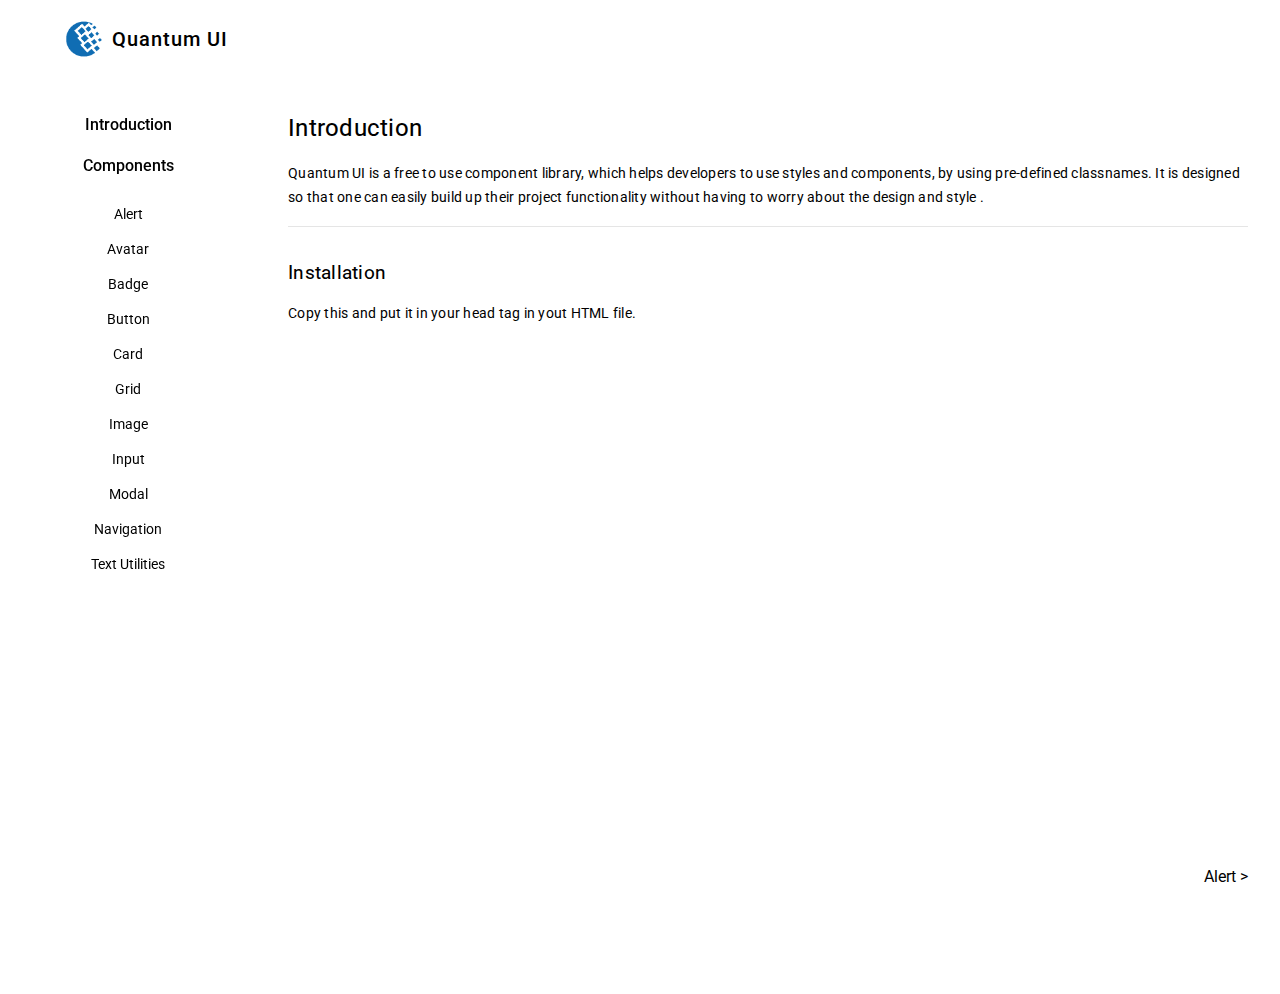
<file: index.html>
<!DOCTYPE html>
<html lang="en">
<head>
    <meta charset="UTF-8">
    <meta http-equiv="X-UA-Compatible" content="IE=edge">
    <meta name="viewport" content="width=device-width, initial-scale=1.0">
    <title>Quantum UI</title>
    <link rel="stylesheet" href="style.css">
    <link rel="stylesheet" href="components/components.css">
    <link rel="icon" href="./static/images/logo3.png" type="image/icon type">
    <link rel="stylesheet" href="//use.fontawesome.com/releases/v5.15.3/css/all.css">
</head>
<body>
    <div class="main">
            <nav class="navigation">
                <a class="link" href="./index.html">
                    <div class="brand-name">
                        <img class="img-logo" src="./static/images/logo3.png" />
                        <span class="navbrand">Quantum UI</span>
                    </div>
                </a>
                
                <!-- <ul class="list-non-bullet">
                    <li class="list-item-inline"><a class="link" href="#">Home</a></li>
                    <li class="list-item-inline"><a class="link active" href="./introduction.html">Docs</a></li>
                    <li class="list-item-inline"><a class="link" href=""><i class="fab fa-github fa-lg"></i></a></li>
                </ul> -->
            </nav>


        <div class="sidebar">
            <h4 style="text-align:center;font-weight:500"><a class="link" href="index.html">Introduction</a></h4>
            <h4 style="text-align:center;font-weight:500">Components</h4>
            <ul class="list-non-bullet list-sidebar">
                <li class="sidebar-item">
                    <a class="sidebar-link" href="./alert.html">Alert</a>
                </li>
                <li class="sidebar-item">
                    <a class="sidebar-link" href="./avatar.html">Avatar</a>
                </li>
                <li class="sidebar-item">
                    <a class="sidebar-link" href="./badge.html">Badge</a>
                </li>
                <li class="sidebar-item">
                    <a class="sidebar-link" href="./button.html">Button</a>
                </li>
                <li class="sidebar-item">
                    <a class="sidebar-link" href="./card.html">Card</a>
                </li>
                <li class="sidebar-item">
                    <a class="sidebar-link" href="./grid.html">Grid</a>
                </li>
                <li class="sidebar-item">
                    <a class="sidebar-link" href="./image.html">Image</a>
                </li>
                <li class="sidebar-item">
                    <a class="sidebar-link" href="./input.html">Input</a>
                </li>
                <li class="sidebar-item">
                    <a class="sidebar-link" href="./modal.html">Modal</a>
                </li>
                <li class="sidebar-item">
                    <a class="sidebar-link" href="./navigation.html">Navigation</a>
                </li>
                <li class="sidebar-item">
                    <a class="sidebar-link" href="./text-utilities.html">Text Utilities</a>
                </li>
            </ul>
        </div>

        <div class="component-desc">

            <h2 class="heading">Introduction</h2>
            <div class="description">Quantum UI is a free to use component library, which helps developers to use styles and components, by using pre-defined classnames. It is designed so that one can easily build up their project functionality without having to worry about the design and style .</div>
            <div class="divider"></div>
            <h3 class="heading">Installation</h3>
            <div class="description">Copy this and put it in your head tag in yout HTML file.</div>
            <div class="carbon-container">  
                <iframe
                    src="https://carbon.now.sh/embed?bg=rgba%28171%2C184%2C195%2C0%29&t=blackboard&wt=none&l=javascript&ds=false&dsyoff=20px&dsblur=68px&wc=true&wa=true&pv=0px&ph=0px&ln=false&fl=1&fm=Hack&fs=14px&lh=133%25&si=false&es=2x&wm=false&code=%253Clink%2520rel%253D%2522stylesheet%2522%2520href%253D%2522https%253A%252F%252Fquantum-ui.netlify.app%252Fcomponents%252Fcomponents.css%2522%253E"
                    style="width: 100%; height: 473px; border:0; transform: scale(1); overflow:hidden;"
                    sandbox="allow-scripts allow-same-origin">
                </iframe>
            </div>

            <footer class="footer">
                <a class="link footer-link" href=""></a>
                <a class="link footer-link"  href="./alert.html">Alert ></a>
            </footer>
        </div>
    </div>
</body>
</html>
</file>
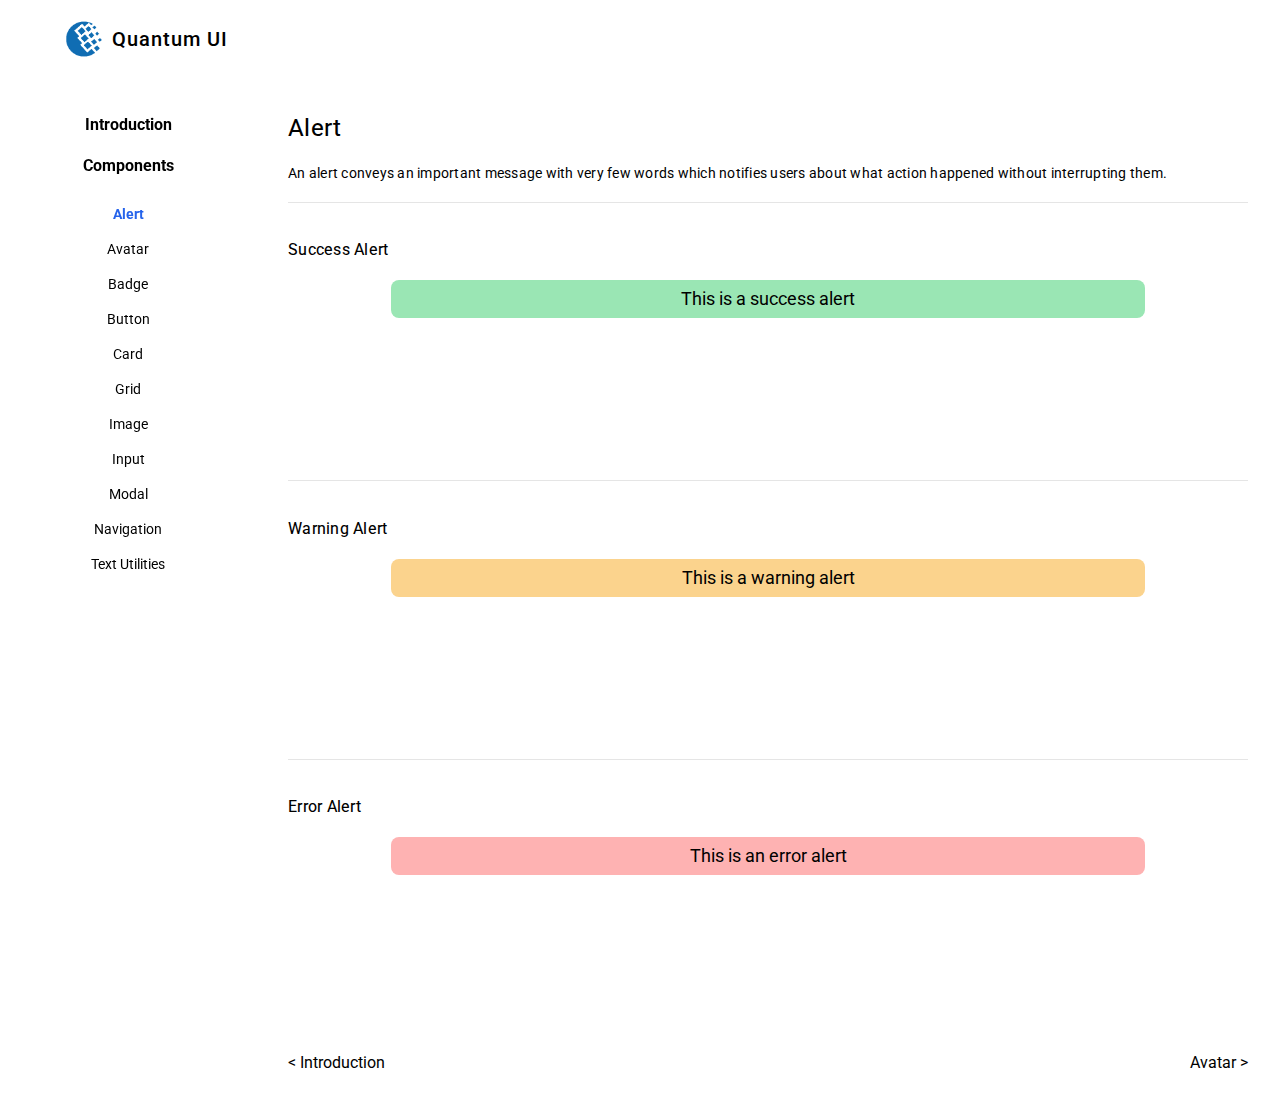
<file: alert.html>
<!DOCTYPE html>
<html lang="en">
<head>
    <meta charset="UTF-8">
    <meta http-equiv="X-UA-Compatible" content="IE=edge">
    <meta name="viewport" content="width=device-width, initial-scale=1.0">
    <title>Quantum UI</title>
    <link rel="stylesheet" href="style.css">
    <link rel="stylesheet" href="components/components.css">
    <link rel="icon" href="./static/images/logo3.png" type="image/icon type">
    <link rel="stylesheet" href="//use.fontawesome.com/releases/v5.15.3/css/all.css">
</head>
<body>
    <div class="main">
        <nav class="navigation">
            <a class="link" href="./index.html">
                <div class="brand-name">
                    <img class="img-logo" src="static/images/logo3.png" />
                    <span class="navbrand">Quantum UI</span>
                </div>
            </a>
            <!-- <ul class="list-non-bullet">
                <li class="list-item-inline"><a class="link" href="#">Home</a></li>
                <li class="list-item-inline"><a class="link" href="./introduction.html">Docs</a></li>
                <li class="list-item-inline"><a class="link" href="#"><i class="fab fa-github fa-lg"></i></a></li>
            </ul> -->
        </nav>
        <div class="sidebar">
            <h4 style="text-align:center"><a class="link" href="index.html">Introduction</a></h4>
            <h4 style="text-align:center">Components</h4>
            <ul class="list-non-bullet list-sidebar">
                <li class="sidebar-item">
                    <a class="sidebar-link link-active" href="./alert.html">Alert</a>
                </li>
                <li class="sidebar-item">
                    <a class="sidebar-link" href="./avatar.html">Avatar</a>
                </li>
                <li class="sidebar-item">
                    <a class="sidebar-link" href="./badge.html">Badge</a>
                </li>
                <li class="sidebar-item">
                    <a class="sidebar-link" href="./button.html">Button</a>
                </li>
                <li class="sidebar-item">
                    <a class="sidebar-link" href="./card.html">Card</a>
                </li>
                <li class="sidebar-item">
                    <a class="sidebar-link" href="./grid.html">Grid</a>
                </li>
                <li class="sidebar-item">
                    <a class="sidebar-link" href="./image.html">Image</a>
                </li>
                <li class="sidebar-item">
                    <a class="sidebar-link" href="./input.html">Input</a>
                </li>
                <li class="sidebar-item">
                    <a class="sidebar-link" href="./modal.html">Modal</a>
                </li>
                <li class="sidebar-item">
                    <a class="sidebar-link" href="./navigation.html">Navigation</a>
                </li>
                <li class="sidebar-item">
                    <a class="sidebar-link" href="./text-utilities.html">Text Utilities</a>
                </li>
            </ul>
        </div>

        <div class="component-desc">
            <h2 class="heading">Alert</h2>
            <div class="description">An alert conveys an important message with very few words which notifies users about what action happened without interrupting them.</div>
            <div class="divider"></div>
            <div class="alert-container">
                <h4 class="heading">Success Alert</h4>
                <div style="width:75%; margin:0 auto" class="alert alert-success">
                    This is a success alert
                </div>
                <div class="carbon-container">
                    <iframe class="iframe"
                        src="https://carbon.now.sh/embed?bg=rgba%28255%2C255%2C255%2C0%29&t=blackboard&wt=none&l=javascript&ds=false&dsyoff=20px&dsblur=68px&wc=true&wa=true&pv=0px&ph=0px&ln=false&fl=1&fm=Hack&fs=14.5px&lh=133%25&si=false&es=2x&wm=false&code=%253Cdiv%2520class%253D%2522alert%2520alert-success%2522%253EThis%2520is%2520a%2520success%2520alert%253C%252Fdiv%253E"
                        style="width: 100%;height:110px;border:0; transform: scale(1); overflow:hidden;"
                        sandbox="allow-scripts allow-same-origin">
                    </iframe>   
                </div>
                <div class="divider"></div>
                <h4 class="heading">Warning Alert</h4>
                <div style="width:75%; margin:0 auto" class="alert alert-warning">
                    This is a warning alert
                </div>
                <div class="carbon-container">
                    <iframe class="iframe"
                        src="https://carbon.now.sh/embed?bg=rgba%28255%2C255%2C255%2C0%29&t=blackboard&wt=none&l=javascript&ds=false&dsyoff=20px&dsblur=68px&wc=true&wa=true&pv=0px&ph=0px&ln=false&fl=1&fm=Hack&fs=14.5px&lh=133%25&si=false&es=2x&wm=false&code=%253Cdiv%2520class%253D%2522alert%2520alert-warning%2522%253EThis%2520is%2520a%2520warning%2520alert%253C%252Fdiv%253E"
                        style="width: 100%;height:110px;border:0; transform: scale(1); overflow:hidden;"
                        sandbox="allow-scripts allow-same-origin">
                    </iframe>
                </div>
                <div class="divider"></div>
                <h4 class="heading">Error Alert</h4>
                <div style="width:75%; margin:0 auto" class="alert alert-error">
                    This is an error alert
                </div>
                <div class="carbon-container">
                    <iframe class="iframe"
                        src="https://carbon.now.sh/embed?bg=rgba%28255%2C255%2C255%2C0%29&t=blackboard&wt=none&l=javascript&ds=false&dsyoff=20px&dsblur=68px&wc=true&wa=true&pv=0px&ph=0px&ln=false&fl=1&fm=Hack&fs=14.5px&lh=133%25&si=false&es=2x&wm=false&code=%253Cdiv%2520class%253D%2522alert%2520alert-error%2522%253EThis%2520is%2520an%2520error%2520alert%253C%252Fdiv%253E"
                        style="width: 100%;height:110px;border:0; transform: scale(1); overflow:hidden;"
                        sandbox="allow-scripts allow-same-origin">
                    </iframe>
                </div>

                <footer class="footer">
                    <a class="link footer-link" href="./index.html">< Introduction</a>
                    <a class="link footer-link"  href="./avatar.html">Avatar ></a>
                </footer>
            </div>
        </div>
    </div>
</body>
</html>
</file>
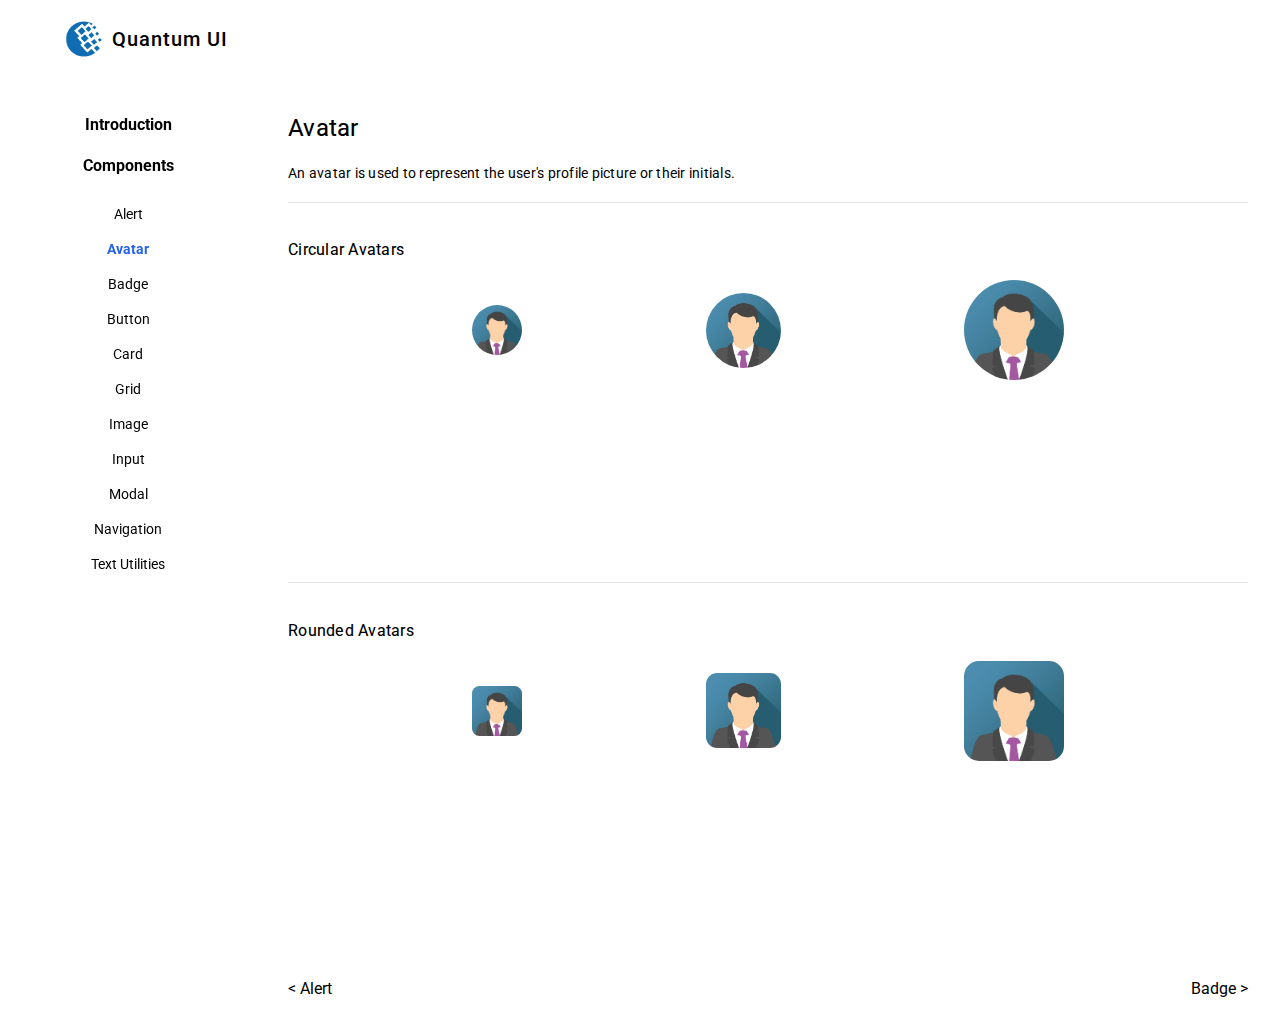
<file: avatar.html>
<!DOCTYPE html>
<html lang="en">
<head>
    <meta charset="UTF-8">
    <meta http-equiv="X-UA-Compatible" content="IE=edge">
    <meta name="viewport" content="width=device-width, initial-scale=1.0">
    <title>Quantum UI</title>
    <link rel="stylesheet" href="style.css">
    <link rel="stylesheet" href="components/components.css">
    <link rel="icon" href="./static/images/logo3.png" type="image/icon type">
    <link rel="stylesheet" href="//use.fontawesome.com/releases/v5.15.3/css/all.css">
</head>
<body>
    <div class="main">
        <nav class="navigation">
            <a class="link" href="./index.html">
                <div class="brand-name">
                    <img class="img-logo" src="./static/images/logo3.png" />
                    <span class="navbrand">Quantum UI</span>
                </div>
            </a>
            
            <!-- <ul class="list-non-bullet">
                <li class="list-item-inline"><a class="link" href="#">Home</a></li>
                <li class="list-item-inline"><a class="link" href="./introduction.html">Docs</a></li>
                <li class="list-item-inline"><a class="link" href="#"><i class="fab fa-github fa-lg"></i></a></li>
            </ul> -->
        </nav>
        <div class="sidebar">
            <h4 style="text-align:center"><a class="link" href="index.html">Introduction</a></h4>
            <h4 style="text-align:center">Components</h4>
            <ul class="list-non-bullet list-sidebar">
                <li class="sidebar-item">
                    <a class="sidebar-link" href="./alert.html">Alert</a>
                </li>
                <li class="sidebar-item">
                    <a class="sidebar-link link-active" href="./avatar.html">Avatar</a>
                </li>
                <li class="sidebar-item">
                    <a class="sidebar-link" href="./badge.html">Badge</a>
                </li>
                <li class="sidebar-item">
                    <a class="sidebar-link" href="./button.html">Button</a>
                </li>
                <li class="sidebar-item">
                    <a class="sidebar-link" href="./card.html">Card</a>
                </li>
                <li class="sidebar-item">
                    <a class="sidebar-link" href="./grid.html">Grid</a>
                </li>
                <li class="sidebar-item">
                    <a class="sidebar-link" href="./image.html">Image</a>
                </li>
                <li class="sidebar-item">
                    <a class="sidebar-link" href="./input.html">Input</a>
                </li>
                <li class="sidebar-item">
                    <a class="sidebar-link" href="./modal.html">Modal</a>
                </li>
                <li class="sidebar-item">
                    <a class="sidebar-link" href="./navigation.html">Navigation</a>
                </li>
                <li class="sidebar-item">
                    <a class="sidebar-link" href="./text-utilities.html">Text Utilities</a>
                </li>
            </ul>
        </div>

        <div class="component-desc">
            <h2 class="heading">Avatar</h2>
            <div class="description">An avatar is used to represent the user's profile picture or their initials.</div>
            <div class="divider"></div>
            <h4 class="heading">Circular Avatars</h4>
            <div class="avatar-container">
                <img src="static/images/avatar.png" alt="Avatar" class="avatar-circular avatar-sm">
                <img src="static/images/avatar.png" alt="Avatar" class="avatar-circular avatar-md">
                <img src="static/images/avatar.png" alt="Avatar" class="avatar-circular avatar-lg">
            </div>  
            <div class="carbon-container">
                <iframe class="iframe"
                    src="https://carbon.now.sh/embed?bg=rgba%28255%2C255%2C255%2C0%29&t=blackboard&wt=none&l=auto&ds=false&dsyoff=20px&dsblur=68px&wc=true&wa=true&pv=0px&ph=0px&ln=false&fl=1&fm=Hack&fs=14.5px&lh=133%25&si=false&es=2x&wm=false&code=%253Cimg%2520src%253D%2522static%252Fimages%252Favatar.png%2522%2520alt%253D%2522Avatar%2522%2520class%253D%2522avatar-circular%2520avatar-sm%2522%253E%250A%253Cimg%2520src%253D%2522static%252Fimages%252Favatar.png%2522%2520alt%253D%2522Avatar%2522%2520class%253D%2522avatar-circular%2520avatar-md%2522%253E%250A%253Cimg%2520src%253D%2522static%252Fimages%252Favatar.png%2522%2520alt%253D%2522Avatar%2522%2520class%253D%2522avatar-circular%2520avatar-lg%2522%253E%250A"
                    style="width: 100%;border:0; transform: scale(1); overflow:hidden;"
                    sandbox="allow-scripts allow-same-origin">
                </iframe>
            </div>
            <div class="divider"></div>
            <h4 class="heading">Rounded Avatars</h4>
            <div class="avatar-container">
                <img src="static/images/avatar.png" alt="Avatar" class="avatar-rounded avatar-sm">
                <img src="static/images/avatar.png" alt="Avatar" class="avatar-rounded avatar-md">
                <img src="static/images/avatar.png" alt="Avatar" class="avatar-rounded avatar-lg">
            </div> 
            <div class="carbon-container">
                <iframe class="iframe"
                    src="https://carbon.now.sh/embed?bg=rgba%28255%2C255%2C255%2C0%29&t=blackboard&wt=none&l=auto&ds=false&dsyoff=20px&dsblur=68px&wc=true&wa=true&pv=0px&ph=0px&ln=false&fl=1&fm=Hack&fs=14.5px&lh=133%25&si=false&es=2x&wm=false&code=%253Cimg%2520src%253D%2522static%252Fimages%252Favatar.png%2522%2520alt%253D%2522Avatar%2522%2520class%253D%2522avatar-rounded%2520avatar-sm%2522%253E%250A%253Cimg%2520src%253D%2522static%252Fimages%252Favatar.png%2522%2520alt%253D%2522Avatar%2522%2520class%253D%2522avatar-rounded%2520avatar-md%2522%253E%250A%253Cimg%2520src%253D%2522static%252Fimages%252Favatar.png%2522%2520alt%253D%2522Avatar%2522%2520class%253D%2522avatar-rounded%2520avatar-lg%2522%253E%250A"
                    style="width: 100%;border:0; transform: scale(1); overflow:hidden;"
                    sandbox="allow-scripts allow-same-origin">
                </iframe>
            </div>

            <footer class="footer">
                <a class="link footer-link" href="./avatar.html">< Alert</a>
                <a class="link footer-link"  href="./badge.html">Badge ></a>
            </footer>
        </div>
    </div>
</body>
</html>
</file>
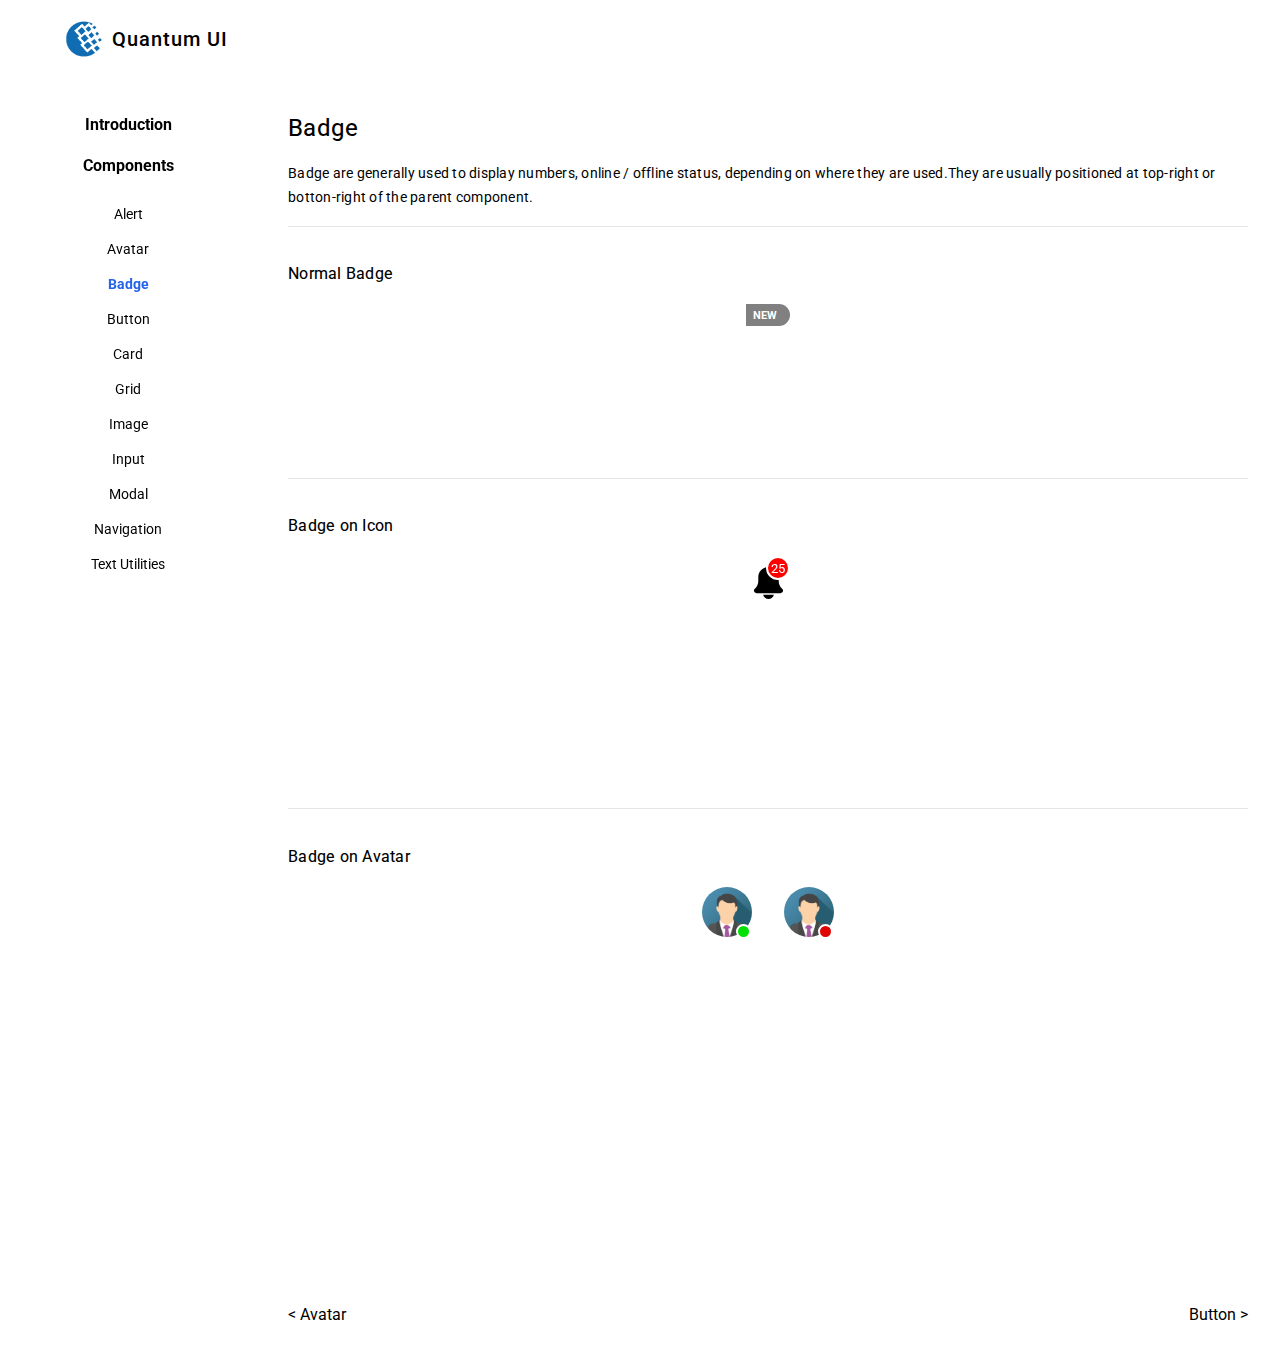
<file: badge.html>
<!DOCTYPE html>
<html lang="en">
<head>
    <meta charset="UTF-8">
    <meta http-equiv="X-UA-Compatible" content="IE=edge">
    <meta name="viewport" content="width=device-width, initial-scale=1.0">
    <title>Quantum UI</title>
    <link rel="stylesheet" href="style.css">
    <link rel="stylesheet" href="components/components.css">
    <link rel="icon" href="./static/images/logo3.png" type="image/icon type">
    <link rel="stylesheet" href="//use.fontawesome.com/releases/v5.15.3/css/all.css">
</head>
<body>
    <div class="main">
        <nav class="navigation">
            <a class="link" href="./index.html">
                <div class="brand-name">
                    <img class="img-logo" src="./static/images/logo3.png" />
                    <span class="navbrand">Quantum UI</span>
                </div>
            </a>
            <!-- <ul class="list-non-bullet">
                <li class="list-item-inline"><a class="link" href="#">Home</a></li>
                <li class="list-item-inline"><a class="link" href="./introduction.html">Docs</a></li>
                <li class="list-item-inline"><a class="link" href="#"><i class="fab fa-github fa-lg"></i></a></li>
            </ul> -->
        </nav>
        <div class="sidebar">
            <h4 style="text-align:center"><a class="link" href="index.html">Introduction</a></h4>
            <h4 style="text-align:center">Components</h4>
            <ul class="list-non-bullet list-sidebar">
                <li class="sidebar-item">
                    <a class="sidebar-link" href="./alert.html">Alert</a>
                </li>
                <li class="sidebar-item">
                    <a class="sidebar-link" href="./avatar.html">Avatar</a>
                </li>
                <li class="sidebar-item">
                    <a class="sidebar-link link-active" href="./badge.html">Badge</a>
                </li>
                <li class="sidebar-item">
                    <a class="sidebar-link" href="./button.html">Button</a>
                </li>
                <li class="sidebar-item">
                    <a class="sidebar-link" href="./card.html">Card</a>
                </li>
                <li class="sidebar-item">
                    <a class="sidebar-link" href="./grid.html">Grid</a>
                </li>
                <li class="sidebar-item">
                    <a class="sidebar-link" href="./image.html">Image</a>
                </li>
                <li class="sidebar-item">
                    <a class="sidebar-link" href="./input.html">Input</a>
                </li>
                <li class="sidebar-item">
                    <a class="sidebar-link" href="./modal.html">Modal</a>
                </li>
                <li class="sidebar-item">
                    <a class="sidebar-link" href="./navigation.html">Navigation</a>
                </li>
                <li class="sidebar-item">
                    <a class="sidebar-link" href="./text-utilities.html">Text Utilities</a>
                </li>
            </ul>
        </div>

        <div class="component-desc">
            <h2 class="heading">Badge</h2>
            <div class="description"> Badge are generally used to display numbers, online / offline status, depending on where they are used.They are usually positioned at top-right or botton-right of the parent component.</div>
            <div class="divider"></div>
            <h4 class="heading">Normal Badge</h4>
            <span style="align-self:center" class="badge">New</span>
            <div class="carbon-container">
                <iframe 
                    src="https://carbon.now.sh/embed?bg=rgba%28255%2C255%2C255%2C0%29&t=blackboard&wt=none&l=javascript&ds=false&dsyoff=20px&dsblur=68px&wc=true&wa=true&pv=0px&ph=0px&ln=false&fl=1&fm=Hack&fs=14.5px&lh=133%25&si=false&es=2x&wm=false&code=%253Cspan%2520class%253D%2522badge%2522%253ENew%253C%252Fspan%253E"
                    style="width:100%;height:100px;border:0; transform: scale(1); overflow:hidden;"
                    sandbox="allow-scripts allow-same-origin">
                </iframe>
            </div>
            <div class="divider"></div>
            <h4 class="heading">Badge on Icon</h4>
            <div style="display:flex;justify-content:center">
                <div class="badge-icon">
                    <img class="icon" src="static/images/bell.svg" alt="Notification Bell">
                    <span class="badge-top">25</span>
                </div>
            </div>
            <div class="carbon-container">
                <iframe
                    src="https://carbon.now.sh/embed?bg=rgba%28255%2C255%2C255%2C0%29&t=blackboard&wt=none&l=javascript&ds=false&dsyoff=20px&dsblur=68px&wc=true&wa=true&pv=0px&ph=0px&ln=false&fl=1&fm=Hack&fs=14.5px&lh=133%25&si=false&es=2x&wm=false&code=%253Cdiv%2520class%253D%2522badge-icon%2522%253E%250A%2509%253Cimg%2520class%253D%2522icon%2522%2520src%253D%2522static%252Fimages%252Fbell.svg%2522%2520alt%253D%2522Notification%2520Bell%2522%253E%250A%2520%2520%2520%2520%253Cspan%2520class%253D%2522badge-top%2522%253E25%253C%252Fspan%253E%250A%253C%252Fdiv%253E"
                    style="width: 100%; height: 150px; border:0; transform: scale(1); overflow:hidden;"
                    sandbox="allow-scripts allow-same-origin">
                </iframe>
            </div>
            <div class="divider"></div>
            <h4 class="heading">Badge on Avatar</h4>
            <div style="display:flex; justify-content:center">
                <div class="badge-avatar">
                    <img src="static/images/avatar.png" alt="Avatar" class="avatar-circular avatar-sm">
                    <span class="badge-bottom online"></span>
                </div>

                <div class="badge-avatar">
                    <img src="static/images/avatar.png" alt="Avatar" class="avatar-circular avatar-sm">
                    <span class="badge-bottom offline"></span>
                </div>
            </div>
            <div class="carbon-container">
                <iframe
                    src="https://carbon.now.sh/embed?bg=rgba%28255%2C255%2C255%2C0%29&t=blackboard&wt=none&l=javascript&ds=false&dsyoff=20px&dsblur=68px&wc=true&wa=true&pv=0px&ph=0px&ln=false&fl=1&fm=Hack&fs=14.5px&lh=133%25&si=false&es=2x&wm=false&code=%252F*%2520badge%2520with%2520avatar%28online%29%2520*%252F%2520%250A%253Cdiv%2520%2520class%253D%2522badge-avatar%2522%253E%250A%2520%2520%2509%253Cimg%2520src%253D%2522static%252Fimages%252Favatar.png%2522%2520alt%253D%2522Avatar%2522%2520class%253D%2522avatar-circular%2520avatar-sm%2522%253E%250A%2509%253Cspan%2520class%253D%2522badge-bottom%2520online%2522%253E%253C%252Fspan%253E%250A%253C%252Fdiv%253E%250A%250A%252F*%2520badge%2520with%2520avatar%28offline%29%2520*%252F%250A%253Cdiv%2520class%253D%2522badge-avatar%2522%253E%250A%2520%2520%2520%2520%253Cimg%2520src%253D%2522static%252Fimages%252Favatar.png%2522%2520alt%253D%2522Avatar%2522%2520class%253D%2522avatar-circular%2520avatar-sm%2522%253E%250A%2520%2520%2520%2520%253Cspan%2520class%253D%2522badge-bottom%2520offline%2522%253E%253C%252Fspan%253E%250A%253C%252Fdiv%253E"
                    style="width: 100%;height:300px; border:0; transform: scale(1); overflow:hidden;"
                    sandbox="allow-scripts allow-same-origin">
                </iframe>
            </div>

            <footer class="footer">
                <a class="link footer-link" href="./avatar.html">< Avatar</a>
                <a class="link footer-link"  href="./button.html">Button ></a>
            </footer>

        </div>
    </div>
</body>
</html>
</file>
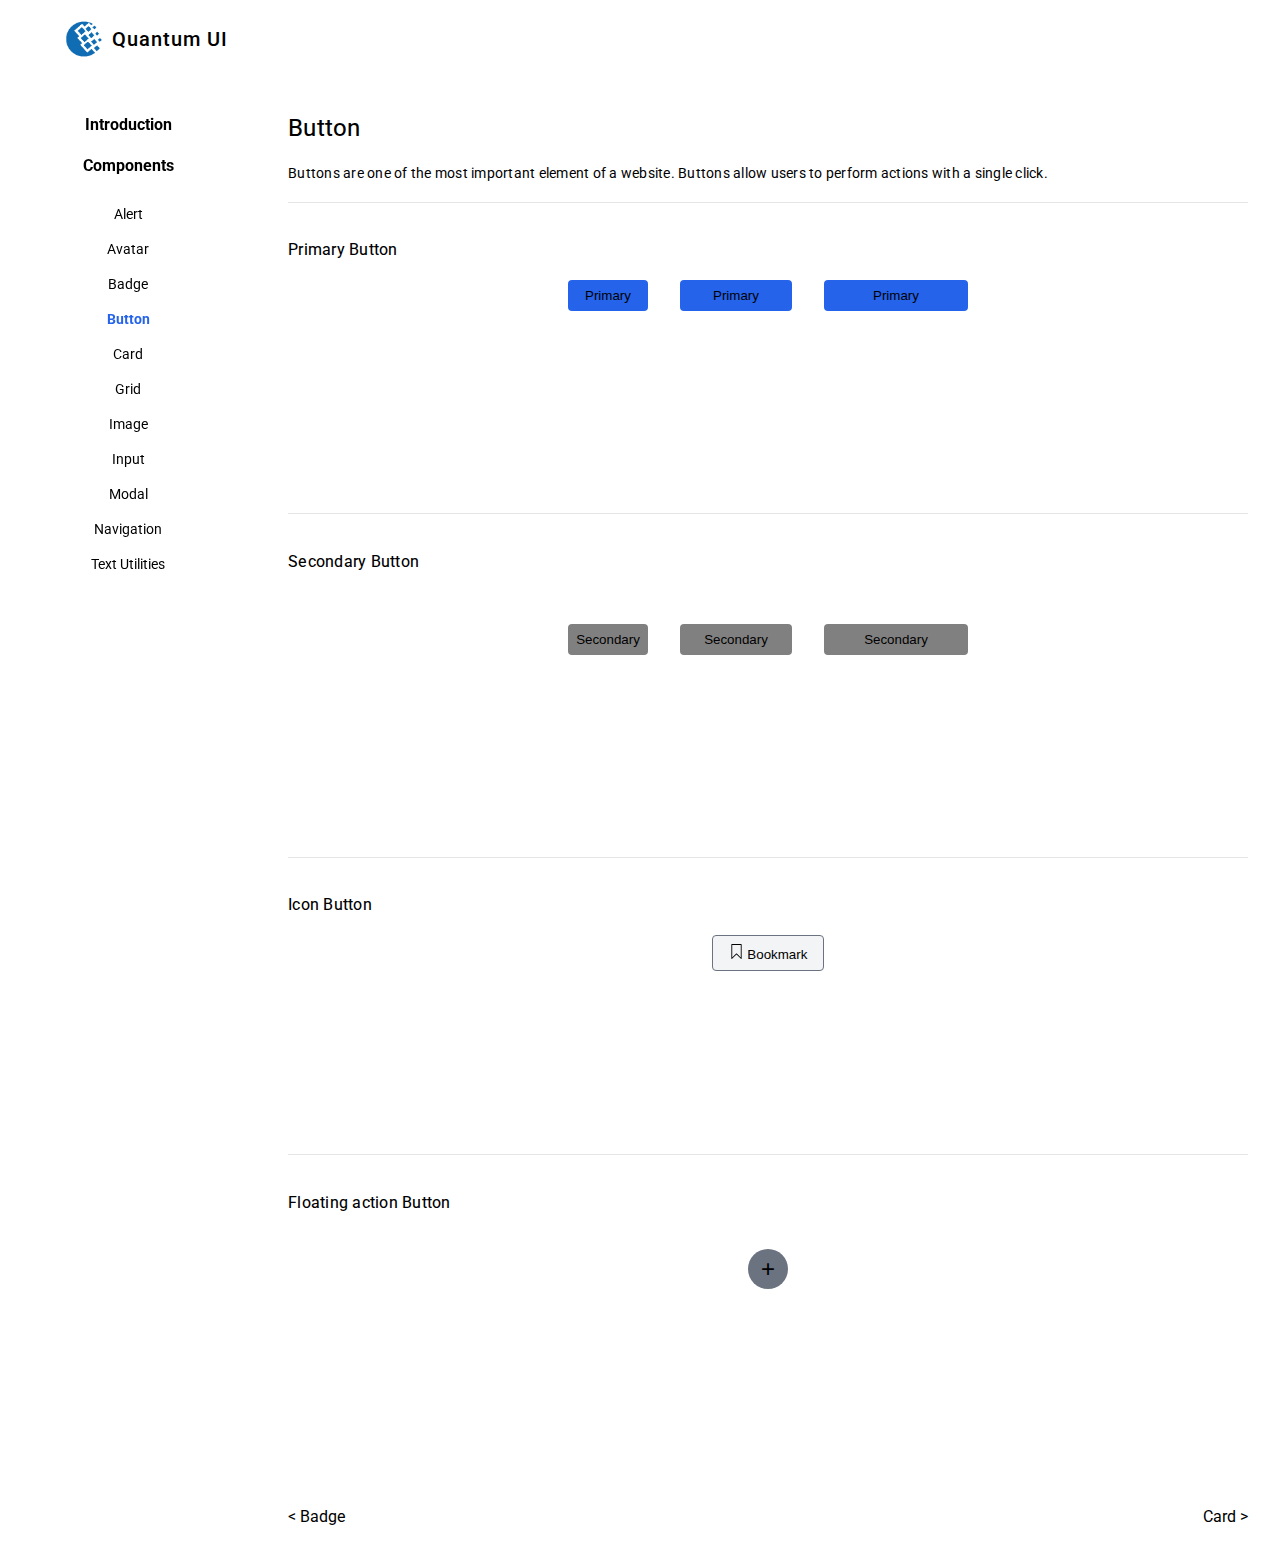
<file: button.html>
<!DOCTYPE html>
<html lang="en">
<head>
    <meta charset="UTF-8">
    <meta http-equiv="X-UA-Compatible" content="IE=edge">
    <meta name="viewport" content="width=device-width, initial-scale=1.0">
    <title>Quantum UI</title>
    <link rel="stylesheet" href="style.css">
    <link rel="stylesheet" href="components/components.css">
    <link rel="icon" href="./static/images/logo3.png" type="image/icon type">
    <link rel="stylesheet" href="//use.fontawesome.com/releases/v5.15.3/css/all.css">
</head>
<body>
    <div class="main">
        <nav class="navigation">
            <a class="link" href="./index.html">
                <div class="brand-name">
                    <img class="img-logo" src="./static/images/logo3.png" />
                    <span class="navbrand">Quantum UI</span>
                </div>
            </a>
            <!-- <ul class="list-non-bullet">
                <li class="list-item-inline"><a class="link" href="#">Home</a></li>
                <li class="list-item-inline"><a class="link" href="./introduction.html">Docs</a></li>
                <li class="list-item-inline"><a class="link" href="#"><i class="fab fa-github fa-lg"></i></a></li>
            </ul> -->
        </nav>
        <div class="sidebar">
            <h4 style="text-align:center"><a class="link" href="index.html">Introduction</a></h4>
            <h4 style="text-align:center">Components</h4>
            <ul class="list-non-bullet list-sidebar">
                <li class="sidebar-item">
                    <a class="sidebar-link" href="./alert.html">Alert</a>
                </li>
                <li class="sidebar-item">
                    <a class="sidebar-link" href="./avatar.html">Avatar</a>
                </li>
                <li class="sidebar-item">
                    <a class="sidebar-link" href="./badge.html">Badge</a>
                </li>
                <li class="sidebar-item">
                    <a class="sidebar-link link-active" href="./button.html">Button</a>
                </li>
                <li class="sidebar-item">
                    <a class="sidebar-link" href="./card.html">Card</a>
                </li>
                <li class="sidebar-item">
                    <a class="sidebar-link" href="./grid.html">Grid</a>
                </li>
                <li class="sidebar-item">
                    <a class="sidebar-link" href="./image.html">Image</a>
                </li>
                <li class="sidebar-item">
                    <a class="sidebar-link" href="./input.html">Input</a>
                </li>
                <li class="sidebar-item">
                    <a class="sidebar-link" href="./modal.html">Modal</a>
                </li>
                <li class="sidebar-item">
                    <a class="sidebar-link" href="./navigation.html">Navigation</a>
                </li>
                <li class="sidebar-item">
                    <a class="sidebar-link" href="./text-utilities.html">Text Utilities</a>
                </li>
            </ul>
        </div>

        <div class="component-desc">
            <h2 class="heading">Button</h2>
            <div class="description">Buttons are one of the most important element of a website. Buttons allow users to perform actions with a single click.</div>
            <div class="divider"></div>
            <h4 class="heading">Primary Button</h4>
            <div style="display:flex; justify-content:center">
                <button style="margin:0 1rem" class="btn btn-primary btn-sm">Primary </button>
                <button style="margin:0 1rem" class="btn btn-primary btn-md">Primary </button>
                <button style="margin:0 1rem" class="btn btn-primary btn-lg">Primary </button>
            </div>
            <div class="carbon-container">
                <iframe
                    src="https://carbon.now.sh/embed?bg=rgba%28255%2C255%2C255%2C0%29&t=blackboard&wt=none&l=javascript&ds=false&dsyoff=20px&dsblur=68px&wc=true&wa=true&pv=0px&ph=0px&ln=false&fl=1&fm=Hack&fs=14.5px&lh=133%25&si=false&es=2x&wm=false&code=%252F*primary%2520button*%252F%250A%253Cbutton%2520class%253D%2522btn%2520btn-primary%2520btn-sm%2522%253EPrimary%253C%252Fbutton%253E%250A%253Cbutton%2520class%253D%2522btn%2520btn-primary%2520btn-md%2522%253EPrimary%253C%252Fbutton%253E%250A%253Cbutton%2520class%253D%2522btn%2520btn-primary%2520btn-lg%2522%253EPrimary%253C%252Fbutton%253E"
                    style="width:100%; height: 150px; border:0; transform: scale(1); overflow:hidden;"
                    sandbox="allow-scripts allow-same-origin">
                </iframe>
            </div>
            <div class="divider"></div>
            <h4 class="heading">Secondary Button</h4>
            <div style="display:flex;justify-content:center;margin-top:2rem">
                <button style="margin:0 1rem" class="btn btn-secondary btn-sm">Secondary </button>
                <button style="margin:0 1rem" class="btn btn-secondary btn-md">Secondary </button>
                <button style="margin:0 1rem" class="btn btn-secondary btn-lg">Secondary </button>
            </div>
            <div class="carbon-container">
                <iframe
                    src="https://carbon.now.sh/embed?bg=rgba%28255%2C255%2C255%2C0%29&t=blackboard&wt=none&l=javascript&ds=false&dsyoff=20px&dsblur=68px&wc=true&wa=true&pv=0px&ph=0px&ln=false&fl=1&fm=Hack&fs=14.5px&lh=133%25&si=false&es=2x&wm=false&code=%252F*secondary%2520button*%252F%250A%253Cbutton%2520class%253D%2522btn%2520btn-secondary%2520btn-sm%2522%253ESecondary%253C%252Fbutton%253E%250A%253Cbutton%2520class%253D%2522btn%2520btn-secondary%2520btn-md%2522%253ESecondary%253C%252Fbutton%253E%250A%253Cbutton%2520class%253D%2522btn%2520btn-secondary%2520btn-lg%2522%253ESecondary%253C%252Fbutton%253E"
                    style="width: 100%; height: 150px; border:0; transform: scale(1); overflow:hidden;"
                    sandbox="allow-scripts allow-same-origin">
                </iframe>
            </div>
            <div class="divider"></div>
            <h4 class="heading">Icon Button</h4>
            <div style="display:flex;flex-direction:column;">
                <button style="align-self:center" class="btn btn-icon"><img class="icon1" src="static/images/bookmark.svg" alt=""> Bookmark</button>
                <div class="carbon-container">
                    <iframe
                        src="https://carbon.now.sh/embed?bg=rgba%28255%2C255%2C255%2C0%29&t=blackboard&wt=none&l=javascript&ds=false&dsyoff=20px&dsblur=68px&wc=true&wa=false&pv=0px&ph=0px&ln=false&fl=1&fm=Hack&fs=14.5px&lh=133%25&si=false&es=2x&wm=false&code=%252F*icon%2520button*%252F%250A%253Cbutton%2520class%253D%2522btn%2520btn-icon%2522%253E%253Cimg%2520class%253D%2522icon1%2522%2520src%253D%2522static%252Fimages%252Fbookmark.svg%2522%2520alt%253D%2522%2522%253E%2520Bookmark%253C%252Fbutton%253E"
                        style="width: 100%; height: 131px; border:0; transform: scale(1); overflow:hidden;"
                        sandbox="allow-scripts allow-same-origin">
                    </iframe>
                </div>
            </div>
            <div class="divider"></div>
            <h4 class="heading">Floating action Button</h4>
            <div style="display:flex;flex-direction:column;" class="float-action">
                <button style="align-self:center" class="btn-fl">+</button>
            </div>
            
            <div class="carbon-container">
                <iframe
                    src="https://carbon.now.sh/embed?bg=rgba%28255%2C255%2C255%2C0%29&t=blackboard&wt=none&l=javascript&ds=false&dsyoff=20px&dsblur=68px&wc=true&wa=true&pv=0px&ph=0px&ln=false&fl=1&fm=Hack&fs=14.5px&lh=133%25&si=false&es=2x&wm=false&code=%252F*%2520floating%2520action%2520button%2520*%252F%250A%253Cdiv%2520class%253D%2522float-action%2522%253E%250A%2509%253Cbutton%2520class%253D%2522btn-float%2522%253E%252B%253C%252Fbutton%253E%250A%253C%252Fdiv%253E"
                    style="width:100%; height: 150px; border:0; transform: scale(1); overflow:hidden;"
                    sandbox="allow-scripts allow-same-origin">
                </iframe>
            </div>
    
            <footer class="footer">
                <a class="link footer-link" href="./badge.html">< Badge</a>
                <a class="link footer-link"  href="./card.html">Card ></a>
            </footer>

        </div>
    </div>
</body>
</html>
</file>
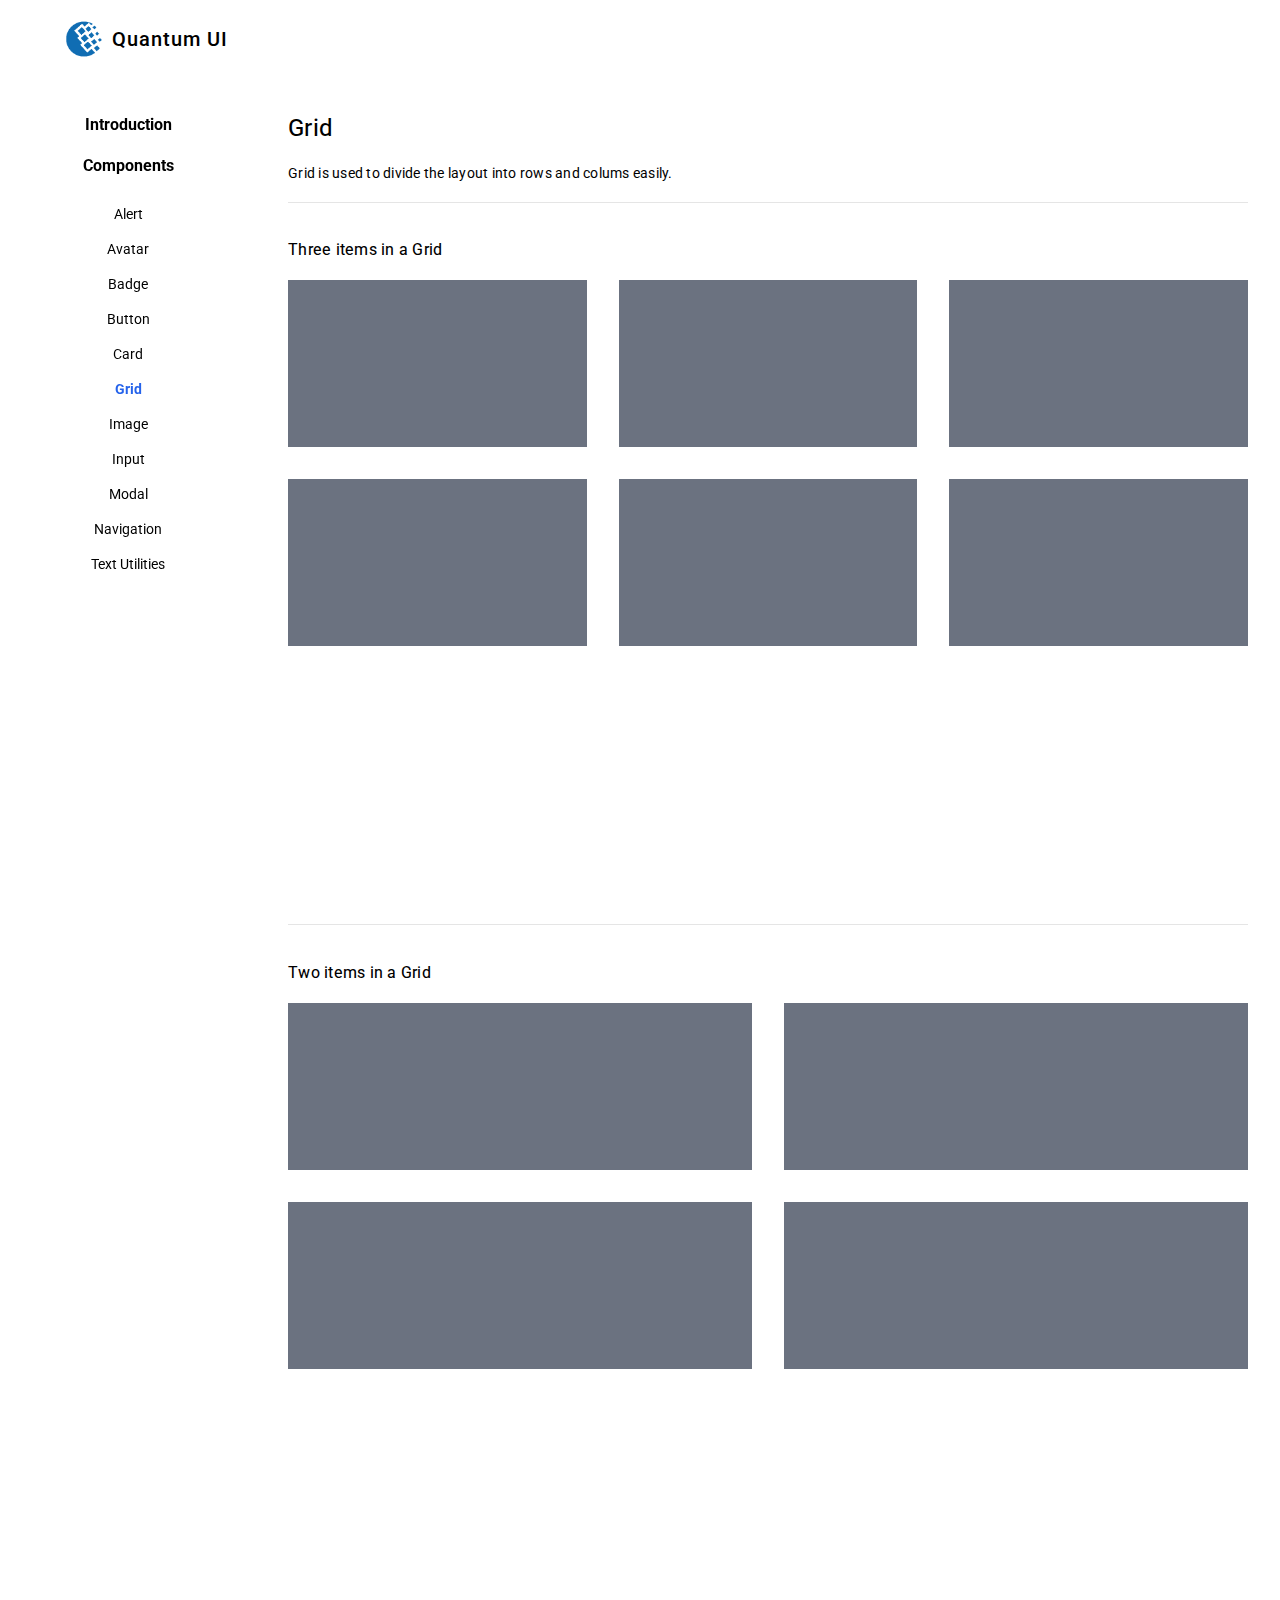
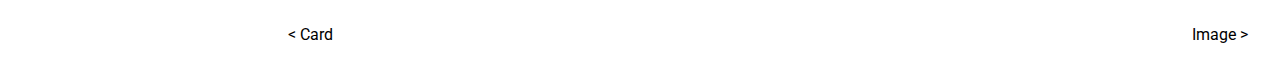
<file: grid.html>
<!DOCTYPE html>
<html lang="en">
<head>
    <meta charset="UTF-8">
    <meta http-equiv="X-UA-Compatible" content="IE=edge">
    <meta name="viewport" content="width=device-width, initial-scale=1.0">
    <title>Quantum UI</title>
    <link rel="stylesheet" href="style.css">
    <link rel="stylesheet" href="components/components.css">
    <link rel="icon" href="./static/images/logo3.png" type="image/icon type">
    <link rel="stylesheet" href="//use.fontawesome.com/releases/v5.15.3/css/all.css">
</head>
<body>
    <div class="main">
        <nav class="navigation">
            <a class="link" href="./index.html">
                <div class="brand-name">
                    <img class="img-logo" src="./static/images/logo3.png" />
                    <span class="navbrand">Quantum UI</span>
                </div>
            </a>
            <!-- <ul class="list-non-bullet">
                <li class="list-item-inline"><a class="link" href="#">Home</a></li>
                <li class="list-item-inline"><a class="link" href="./introduction.html">Docs</a></li>
                <li class="list-item-inline"><a class="link" href="#"><i class="fab fa-github fa-lg"></i></a></li>
            </ul> -->
        </nav>
        <div class="sidebar">
            <h4 style="text-align:center"><a class="link" href="index.html">Introduction</a></h4>
            <h4 style="text-align:center">Components</h4>
            <ul class="list-non-bullet list-sidebar">
                <li class="sidebar-item">
                    <a class="sidebar-link" href="./alert.html">Alert</a>
                </li>
                <li class="sidebar-item">
                    <a class="sidebar-link" href="./avatar.html">Avatar</a>
                </li>
                <li class="sidebar-item">
                    <a class="sidebar-link" href="./badge.html">Badge</a>
                </li>
                <li class="sidebar-item">
                    <a class="sidebar-link" href="./button.html">Button</a>
                </li>
                <li class="sidebar-item">
                    <a class="sidebar-link" href="./card.html">Card</a>
                </li>
                <li class="sidebar-item">
                    <a class="sidebar-link link-active" href="./grid.html">Grid</a>
                </li>
                <li class="sidebar-item">
                    <a class="sidebar-link" href="./image.html">Image</a>
                </li>
                <li class="sidebar-item">
                    <a class="sidebar-link" href="./input.html">Input</a>
                </li>
                <li class="sidebar-item">
                    <a class="sidebar-link" href="./modal.html">Modal</a>
                </li>
                <li class="sidebar-item">
                    <a class="sidebar-link" href="./navigation.html">Navigation</a>
                </li>
                <li class="sidebar-item">
                    <a class="sidebar-link" href="./text-utilities.html">Text Utilities</a>
                </li>
            </ul>
        </div>

        <div class="component-desc">
            <h2 class="heading">Grid</h2>
            <div class="description">Grid is used to divide the layout into rows and colums easily.</div>
            <div class="divider"></div>
            <h4 class="heading">Three items in a Grid</h4>
            <div class="grid-column-3">
                <div class="grid-item"></div>
                <div class="grid-item"></div>
                <div class="grid-item"></div>
                <div class="grid-item"></div>
                <div class="grid-item"></div>
                <div class="grid-item"></div>
            </div>

            <div class="carbon-container">
                <iframe
                    src="https://carbon.now.sh/embed?bg=rgba%28255%2C255%2C255%2C0%29&t=blackboard&wt=none&l=javascript&ds=false&dsyoff=20px&dsblur=68px&wc=true&wa=true&pv=0px&ph=0px&ln=false&fl=1&fm=Hack&fs=14.5px&lh=133%25&si=false&es=2x&wm=false&code=%253Cdiv%2520class%253D%2522grid-column-3%2522%253E%250A%2520%2520%253Cdiv%2520class%253D%2522grid-item%2522%253E%253C%252Fdiv%253E%250A%2520%2520%253Cdiv%2520class%253D%2522grid-item%2522%253E%253C%252Fdiv%253E%250A%2520%2520%253Cdiv%2520class%253D%2522grid-item%2522%253E%253C%252Fdiv%253E%250A%2520%2520%253Cdiv%2520class%253D%2522grid-item%2522%253E%253C%252Fdiv%253E%250A%2520%2520%253Cdiv%2520class%253D%2522grid-item%2522%253E%253C%252Fdiv%253E%250A%2520%2520%253Cdiv%2520class%253D%2522grid-item%2522%253E%253C%252Fdiv%253E%250A%253C%252Fdiv%253E"
                    style="width: 100%; height: 226px; border:0; transform: scale(1); overflow:hidden;"
                    sandbox="allow-scripts allow-same-origin">
                </iframe>
            </div>

            <div class="divider"></div>
            <h4 class="heading">Two items in a Grid</h4>
            <div class="grid-column-2">
                <div class="grid-item"></div>
                <div class="grid-item"></div>
                <div class="grid-item"></div>
                <div class="grid-item"></div>
            </div>

            <div class="carbon-container">
                <iframe
                    src="https://carbon.now.sh/embed?bg=rgba%28255%2C255%2C255%2C0%29&t=blackboard&wt=none&l=javascript&ds=false&dsyoff=20px&dsblur=68px&wc=true&wa=true&pv=0px&ph=0px&ln=false&fl=1&fm=Hack&fs=14.5px&lh=133%25&si=false&es=2x&wm=false&code=%253Cdiv%2520class%253D%2522grid-column-2%2522%253E%250A%2520%2520%253Cdiv%2520class%253D%2522grid-item%2522%253E%253C%252Fdiv%253E%250A%2520%2520%253Cdiv%2520class%253D%2522grid-item%2522%253E%253C%252Fdiv%253E%250A%2520%2520%253Cdiv%2520class%253D%2522grid-item%2522%253E%253C%252Fdiv%253E%250A%2520%2520%253Cdiv%2520class%253D%2522grid-item%2522%253E%253C%252Fdiv%253E%250A%253C%252Fdiv%253E"
                    style="width: 100%; height: 188px; border:0; transform: scale(1); overflow:hidden;"
                    sandbox="allow-scripts allow-same-origin">
                </iframe>
            </div>

            <footer class="footer">
                <a class="link footer-link" href="./card.html">< Card</a>
                <a class="link footer-link"  href="./image.html">Image ></a>
            </footer>
        </div>
    </div>
</body>
</html>
</file>
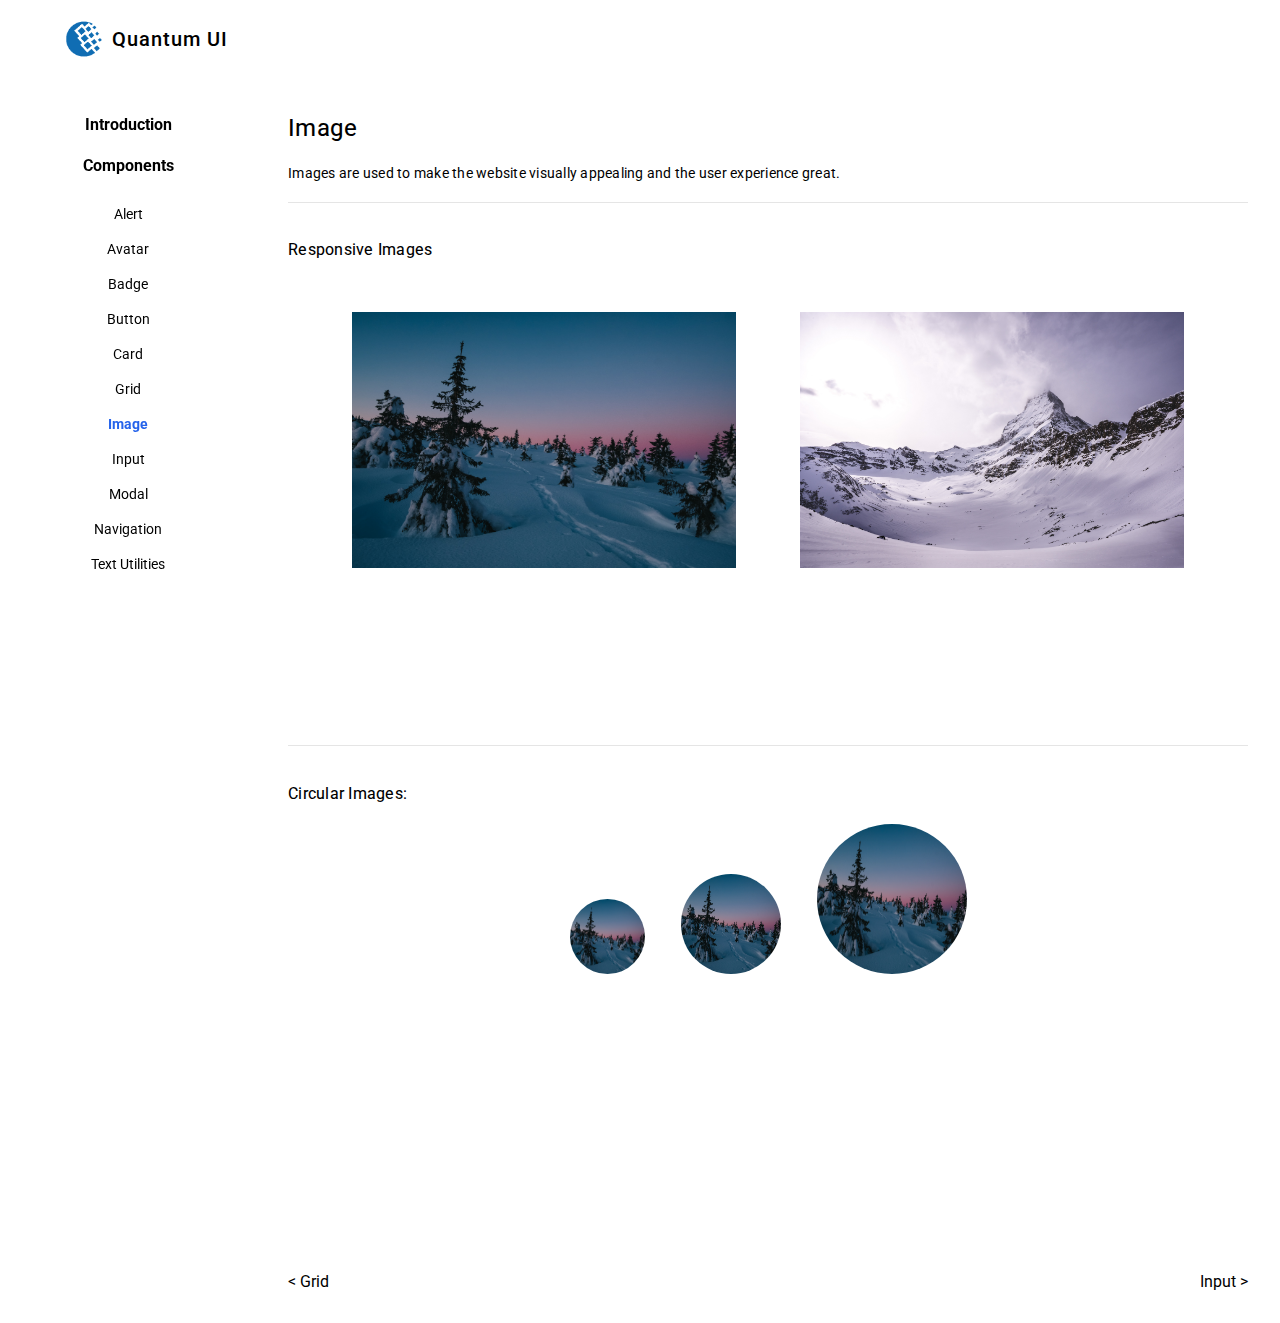
<file: image.html>
<!DOCTYPE html>
<html lang="en">
<head>
    <meta charset="UTF-8">
    <meta http-equiv="X-UA-Compatible" content="IE=edge">
    <meta name="viewport" content="width=device-width, initial-scale=1.0">
    <title>Quantum UI</title>
    <link rel="stylesheet" href="style.css">
    <link rel="stylesheet" href="components/components.css">
    <link rel="icon" href="./static/images/logo3.png" type="image/icon type">
    <link rel="stylesheet" href="//use.fontawesome.com/releases/v5.15.3/css/all.css">
</head>
<body>
    <div class="main">
        <nav class="navigation">
            <a class="link" href="./index.html">
                <div class="brand-name">
                    <img class="img-logo" src="./static/images/logo3.png" />
                    <span class="navbrand">Quantum UI</span>
                </div>
            </a>
            <!-- <ul class="list-non-bullet">
                <li class="list-item-inline"><a class="link" href="#">Home</a></li>
                <li class="list-item-inline"><a class="link" href="./introduction.html">Docs</a></li>
                <li class="list-item-inline"><a class="link" href="#"><i class="fab fa-github fa-lg"></i></a></li>
            </ul> -->
        </nav>
        <div class="sidebar">
            <h4 style="text-align:center"><a class="link" href="index.html">Introduction</a></h4>
            <h4 style="text-align:center">Components</h4>
            <ul class="list-non-bullet list-sidebar">
                <li class="sidebar-item">
                    <a class="sidebar-link" href="./alert.html">Alert</a>
                </li>
                <li class="sidebar-item">
                    <a class="sidebar-link" href="./avatar.html">Avatar</a>
                </li>
                <li class="sidebar-item">
                    <a class="sidebar-link" href="./badge.html">Badge</a>
                </li>
                <li class="sidebar-item">
                    <a class="sidebar-link" href="./button.html">Button</a>
                </li>
                <li class="sidebar-item">
                    <a class="sidebar-link" href="./card.html">Card</a>
                </li>
                <li class="sidebar-item">
                    <a class="sidebar-link" href="./grid.html">Grid</a>
                </li>
                <li class="sidebar-item">
                    <a class="sidebar-link link-active" href="./image.html">Image</a>
                </li>
                <li class="sidebar-item">
                    <a class="sidebar-link" href="./input.html">Input</a>
                </li>
                <li class="sidebar-item">
                    <a class="sidebar-link" href="./modal.html">Modal</a>
                </li>
                <li class="sidebar-item">
                    <a class="sidebar-link" href="./navigation.html">Navigation</a>
                </li>
                <li class="sidebar-item">
                    <a class="sidebar-link" href="./text-utilities.html">Text Utilities</a>
                </li>
            </ul>
        </div>

        <div class="component-desc">
            <h2 class="heading">Image</h2>
            <div class="description">Images are used to make the website visually appealing and the user experience great. </div>
            <div class="divider"></div>
            <h4 class="heading">Responsive Images</h4>
            <div class="img-container">
                <img class="img-responsive" src="./static/images/sample-image.jpg" alt="">
                <img class="img-responsive" src="./static/images/sample-image1.jpg" alt="">
            </div>

            <div class="carbon-container">
                <iframe
                    src="https://carbon.now.sh/embed?bg=rgba%28255%2C255%2C255%2C0%29&t=blackboard&wt=none&l=javascript&ds=false&dsyoff=20px&dsblur=68px&wc=true&wa=true&pv=0px&ph=0px&ln=false&fl=1&fm=Hack&fs=14.5px&lh=133%25&si=false&es=2x&wm=false&code=%253Cimg%2520class%253D%2522img-responsive%2522%2520src%253D%2522.%252Fstatic%252Fimages%252Fsample-image.jpg%2522%2520alt%253D%2522%2522%253E"
                    style="width: 100%; height: 93px; border:0; transform: scale(1); overflow:hidden;"
                    sandbox="allow-scripts allow-same-origin">
                </iframe>
            </div>

            <div class="divider"></div>
            <h4 class="heading">Circular Images:</h4>
            <div style="align-self:center">
                <img class="img-circular img-small" src="./static/images/sample-image.jpg" alt="">
                <img class="img-circular img-medium" src="./static/images/sample-image.jpg" alt="">
                <img class="img-circular img-large" src="./static/images/sample-image.jpg" alt="">  
            </div>

            <div class="carbon-container">
                <iframe
                    src="https://carbon.now.sh/embed?bg=rgba%28255%2C255%2C255%2C0%29&t=blackboard&wt=none&l=javascript&ds=false&dsyoff=20px&dsblur=68px&wc=true&wa=true&pv=0px&ph=0px&ln=false&fl=1&fm=Hack&fs=14.5px&lh=133%25&si=false&es=2x&wm=false&code=%252F*%2520circular%2520small%2520image%2520*%252F%250A%253Cimg%2520class%253D%2522img-circular%2520img-small%2522%2520src%253D%2522.%252Fstatic%252Fimages%252Fsample-image.jpg%2522%2520alt%253D%2522%2522%253E%250A%2520%2520%250A%252F*%2520circular%2520medium%2520image%2520*%252F%250A%253Cimg%2520class%253D%2522img-circular%2520img-medium%2522%2520src%253D%2522.%252Fstatic%252Fimages%252Fsample-image.jpg%2522%2520alt%253D%2522%2522%253E%250A%2520%250A%252F*%2520circular%2520large%2520image%2520*%252F%250A%253Cimg%2520class%253D%2522img-circular%2520img-large%2522%2520src%253D%2522.%252Fstatic%252Fimages%252Fsample-image.jpg%2522%2520alt%253D%2522%2522%253E%2520%2520"
                    style="width:100%; height: 226px; border:0; transform: scale(1); overflow:hidden;"
                    sandbox="allow-scripts allow-same-origin">
                </iframe>
            </div>

            <footer class="footer">
                <a class="link footer-link" href="./grid.html">< Grid</a>
                <a class="link footer-link"  href="./input.html">Input ></a>
            </footer>

        </div>
    </div>
</body>
</html>
</file>
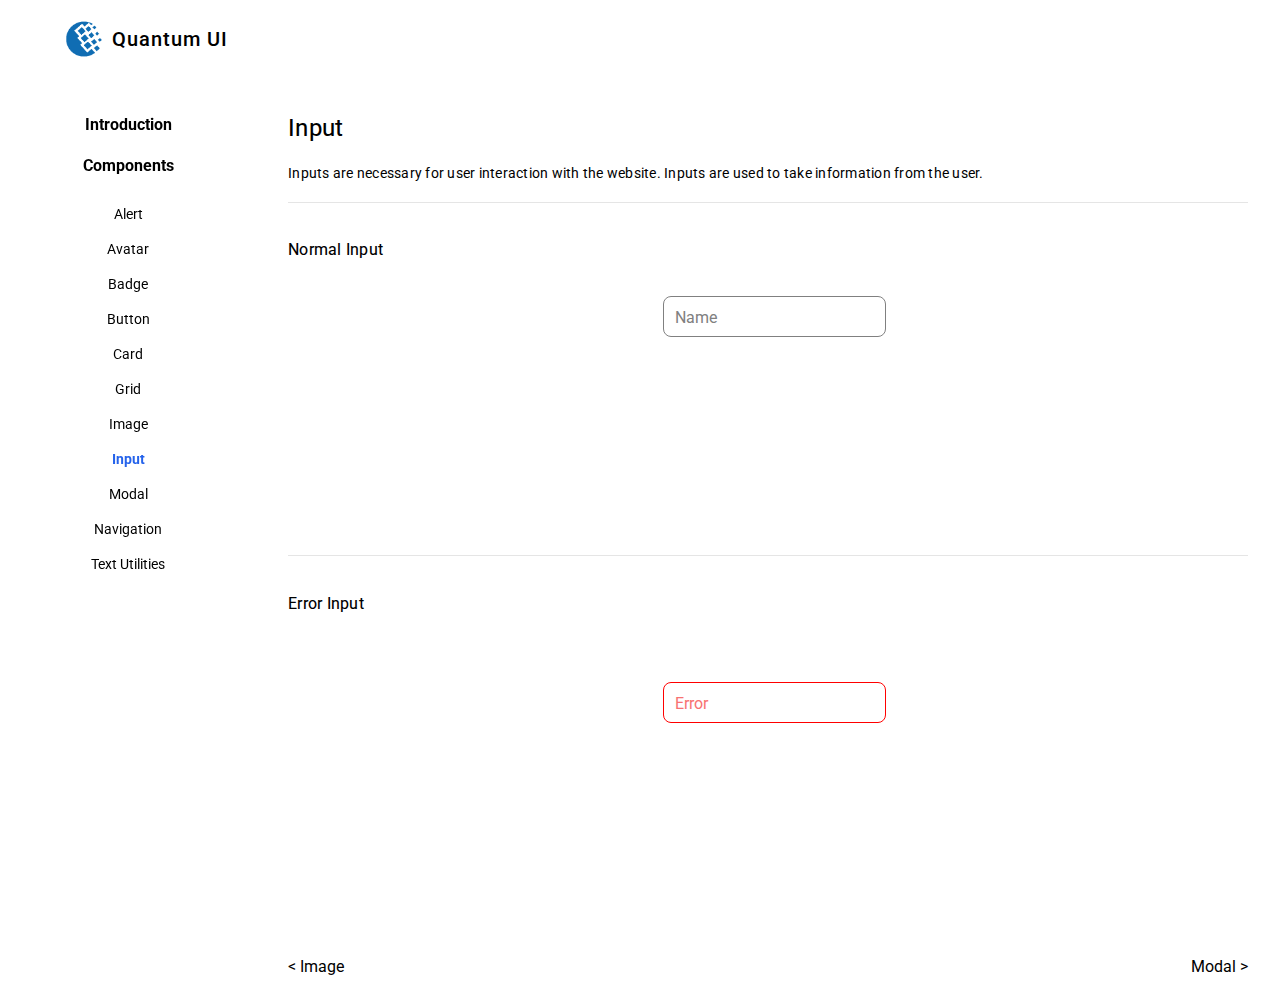
<file: input.html>
<!DOCTYPE html>
<html lang="en">
<head>
    <meta charset="UTF-8">
    <meta http-equiv="X-UA-Compatible" content="IE=edge">
    <meta name="viewport" content="width=device-width, initial-scale=1.0">
    <title>Quantum UI</title>
    <link rel="stylesheet" href="style.css">
    <link rel="stylesheet" href="components/components.css">
    <link rel="icon" href="./static/images/logo3.png" type="image/icon type">
    <link rel="stylesheet" href="//use.fontawesome.com/releases/v5.15.3/css/all.css">
</head>
<body>
    <div class="main">
        <nav class="navigation">
            <a class="link" href="./index.html">
                <div class="brand-name">
                    <img class="img-logo" src="./static/images/logo3.png" />
                    <span class="navbrand">Quantum UI</span>
                </div>
            </a>
            <!-- <ul class="list-non-bullet">
                <li class="list-item-inline"><a class="link" href="#">Home</a></li>
                <li class="list-item-inline"><a class="link" href="./introduction.html">Docs</a></li>
                <li class="list-item-inline"><a class="link" href="#"><i class="fab fa-github fa-lg"></i></a></li>
            </ul> -->
        </nav>
        <div class="sidebar">
            <h4 style="text-align:center"><a class="link" href="index.html">Introduction</a></h4>
            <h4 style="text-align:center">Components</h4>
            <ul class="list-non-bullet list-sidebar">
                <li class="sidebar-item">
                    <a class="sidebar-link" href="./alert.html">Alert</a>
                </li>
                <li class="sidebar-item">
                    <a class="sidebar-link" href="./avatar.html">Avatar</a>
                </li>
                <li class="sidebar-item">
                    <a class="sidebar-link" href="./badge.html">Badge</a>
                </li>
                <li class="sidebar-item">
                    <a class="sidebar-link" href="./button.html">Button</a>
                </li>
                <li class="sidebar-item">
                    <a class="sidebar-link" href="./card.html">Card</a>
                </li>
                <li class="sidebar-item">
                    <a class="sidebar-link" href="./grid.html">Grid</a>
                </li>
                <li class="sidebar-item">
                    <a class="sidebar-link" href="./image.html">Image</a>
                </li>
                <li class="sidebar-item">
                    <a class="sidebar-link link-active" href="./input.html">Input</a>
                </li>
                <li class="sidebar-item">
                    <a class="sidebar-link" href="./modal.html">Modal</a>
                </li>
                <li class="sidebar-item">
                    <a class="sidebar-link" href="./navigation.html">Navigation</a>
                </li>
                <li class="sidebar-item">
                    <a class="sidebar-link" href="./text-utilities.html">Text Utilities</a>
                </li>
            </ul>
        </div>

        <div class="component-desc">
            <h2 class="heading">Input</h2>
            <div class="description">Inputs are necessary for user interaction with the website. Inputs are used to take information from the user.</div>
            <div class="divider"></div>
            <h4 class="heading">Normal Input</h4>
            <div style="align-self:center;" class="input-container">
                <input style="width:90%" class="input-normal" type="text" >
                <label>Name</label>
            </div>

            <div class="carbon-container">
                <iframe
                    src="https://carbon.now.sh/embed?bg=rgba%28255%2C255%2C255%2C0%29&t=blackboard&wt=none&l=javascript&ds=false&dsyoff=20px&dsblur=68px&wc=true&wa=true&pv=0px&ph=0px&ln=false&fl=1&fm=Hack&fs=14.5px&lh=133%25&si=false&es=2x&wm=false&code=%253Cdiv%2520class%253D%2522input-container%2522%253E%250A%2520%2520%2509%253Cinput%2520class%253D%2522input-normal%2522%2520type%253D%2522text%2522%253E%250A%2509%253Clabel%253EName%253C%252Flabel%253E%250A%253C%252Fdiv%253E"
                    style="width: 100%; height: 150px; border:0; transform: scale(1); overflow:hidden;"
                    sandbox="allow-scripts allow-same-origin">
                </iframe>
            </div>

            <div class="divider"></div>
            <h4 class="heading">Error Input</h4>
            <div style="margin-top:3rem;align-self:center" class="input-container">
                <input style="width:90%" class="input-error" type="text" >
                <label class="label-error">Error</label>
            </div>

            <div class="carbon-container">
                <iframe
                    src="https://carbon.now.sh/embed?bg=rgba%28255%2C255%2C255%2C0%29&t=blackboard&wt=none&l=javascript&ds=false&dsyoff=20px&dsblur=68px&wc=true&wa=true&pv=0px&ph=0px&ln=false&fl=1&fm=Hack&fs=14.5px&lh=133%25&si=false&es=2x&wm=false&code=%253Cdiv%2520class%253D%2522input-container%2522%253E%250A%2509%253Cinput%2520class%253D%2522input-error%2522%2520type%253D%2522text%2522%2520%253E%250A%2520%2520%2509%253Clabel%2520class%253D%2522label-error%2522%253EError%253C%252Flabel%253E%250A%253C%252Fdiv%253E"
                    style="width:100%; height: 150px; border:0; transform: scale(1); overflow:hidden;"
                    sandbox="allow-scripts allow-same-origin">
                </iframe>
            </div>

            <footer class="footer">
                <a class="link footer-link" href="./image.html">< Image</a>
                <a class="link footer-link"  href="./modal.html">Modal ></a>
            </footer>
        </div>
    </div>
</body>
</html>
</file>
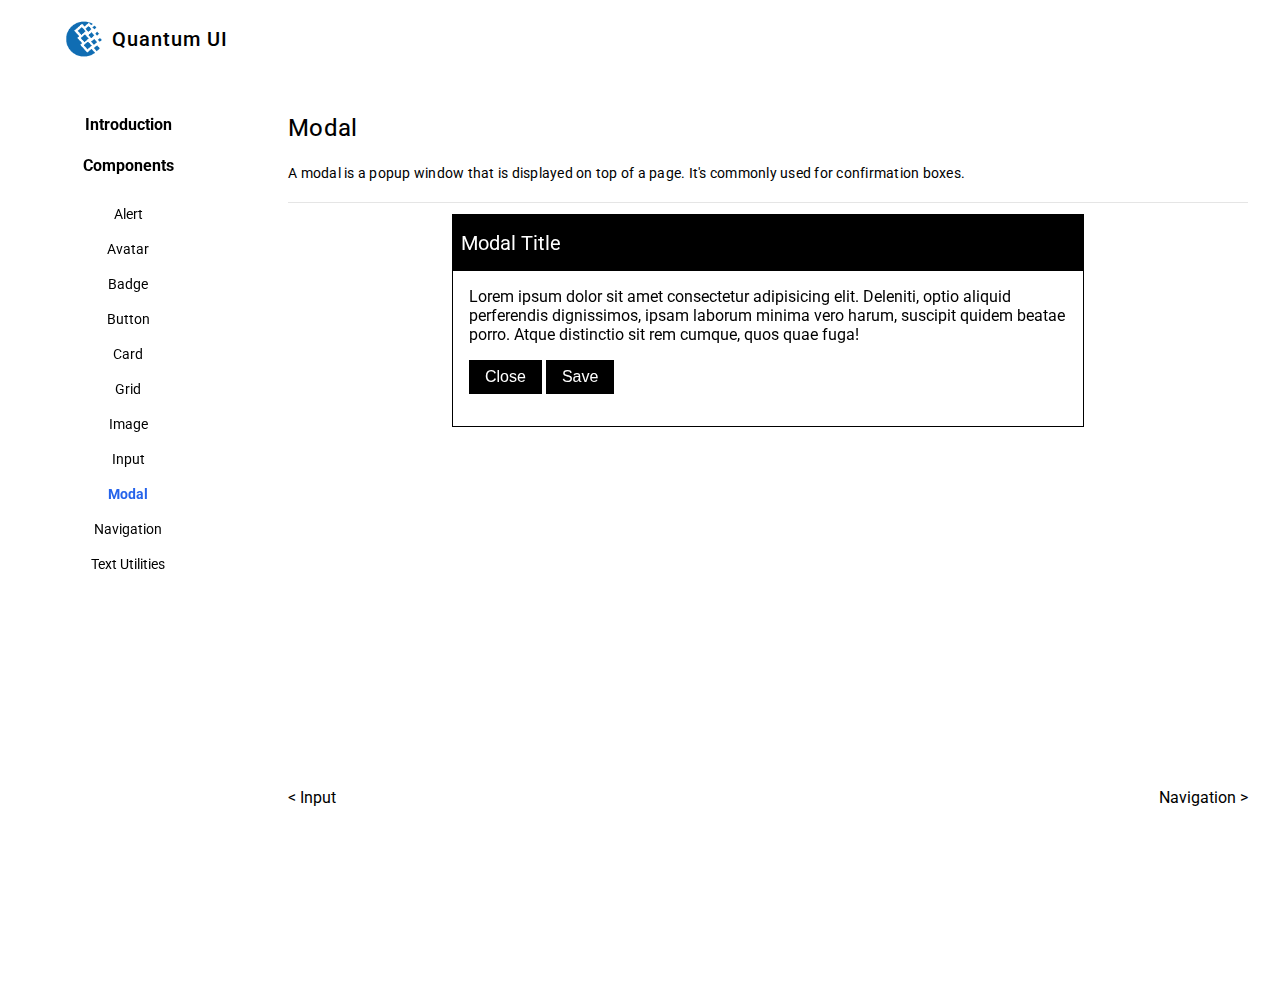
<file: modal.html>
<!DOCTYPE html>
<html lang="en">
<head>
    <meta charset="UTF-8">
    <meta http-equiv="X-UA-Compatible" content="IE=edge">
    <meta name="viewport" content="width=device-width, initial-scale=1.0">
    <title>Quantum UI</title>
    <link rel="stylesheet" href="style.css">
    <link rel="stylesheet" href="components/components.css">
    <link rel="icon" href="./static/images/logo3.png" type="image/icon type">
    <link rel="stylesheet" href="//use.fontawesome.com/releases/v5.15.3/css/all.css">
</head>
<body>
    <div class="main">
        <nav class="navigation">
            <a class="link" href="./index.html">
                <div class="brand-name">
                    <img class="img-logo" src="./static/images/logo3.png" />
                    <span class="navbrand">Quantum UI</span>
                </div>
            </a>
            <!-- <ul class="list-non-bullet">
                <li class="list-item-inline"><a class="link" href="#">Home</a></li>
                <li class="list-item-inline"><a class="link" href="./introduction.html">Docs</a></li>
                <li class="list-item-inline"><a class="link" href="#"><i class="fab fa-github fa-lg"></i></a></li>
            </ul> -->
        </nav>
        <div class="sidebar">
            <h4 style="text-align:center"><a class="link" href="introduction.html">Introduction</a></h4>
            <h4 style="text-align:center">Components</h4>
            <ul class="list-non-bullet list-sidebar">
                <li class="sidebar-item">
                    <a class="sidebar-link" href="./alert.html">Alert</a>
                </li>
                <li class="sidebar-item">
                    <a class="sidebar-link" href="./avatar.html">Avatar</a>
                </li>
                <li class="sidebar-item">
                    <a class="sidebar-link" href="./badge.html">Badge</a>
                </li>
                <li class="sidebar-item">
                    <a class="sidebar-link" href="./button.html">Button</a>
                </li>
                <li class="sidebar-item">
                    <a class="sidebar-link" href="./card.html">Card</a>
                </li>
                <li class="sidebar-item">
                    <a class="sidebar-link" href="./grid.html">Grid</a>
                </li>
                <li class="sidebar-item">
                    <a class="sidebar-link" href="./image.html">Image</a>
                </li>
                <li class="sidebar-item">
                    <a class="sidebar-link" href="./input.html">Input</a>
                </li>
                <li class="sidebar-item">
                    <a class="sidebar-link link-active" href="./modal.html">Modal</a>
                </li>
                <li class="sidebar-item">
                    <a class="sidebar-link" href="./navigation.html">Navigation</a>
                </li>
                <li class="sidebar-item">
                    <a class="sidebar-link" href="./text-utilities.html">Text Utilities</a>
                </li>
            </ul>
        </div>

        <div class="component-desc">
            <h2 class="heading">Modal</h2>
            <div class="description">A modal is a popup window that is displayed on top of a page. It's commonly used for confirmation boxes.</div>
            <div class="divider"></div>
            <div style="align-self:center" class="modal">
                <div class="modal-title"> Modal Title</div>
                <div class="modal-body"> 
                    <div class="modal-content">
                    Lorem ipsum dolor sit amet consectetur adipisicing elit. Deleniti, optio aliquid perferendis dignissimos, ipsam laborum minima vero harum, suscipit quidem beatae porro. Atque distinctio sit rem cumque, quos quae fuga!
                    </div>
                    <button>Close</button>
                    <button>Save</button>
                </div> 
            </div>

            <div>
                <iframe
                    src="https://carbon.now.sh/embed?bg=rgba%28255%2C255%2C255%2C0%29&t=blackboard&wt=none&l=javascript&ds=false&dsyoff=20px&dsblur=68px&wc=true&wa=true&pv=0px&ph=0px&ln=false&fl=1&fm=Hack&fs=14.5px&lh=133%25&si=false&es=2x&wm=false&code=%253Cdiv%2520class%253D%2522modal%2522%253E%250A%2509%253Cdiv%2520class%253D%2522modal-title%2522%253E%2520Modal%2520Title%253C%252Fdiv%253E%250A%2520%2520%2509%253Cdiv%2520class%253D%2522modal-body%2522%253E%2520%250A%2520%2520%2520%2520%2520%2520%2509%253Cdiv%2520class%253D%2522modal-content%2522%253E%250A%2520%2520%2520%2520%2520%2520%2509%2509Modal%2520content%2520goes%2520in%2520here%250A%2520%2520%2520%2520%2520%2520%2520%2520%253C%252Fdiv%253E%250A%2520%2520%2520%2520%2520%2520%2520%2520%253Cbutton%253EClose%253C%252Fbutton%253E%250A%2520%2520%2520%2520%2520%2520%2520%2520%253Cbutton%253ESave%253C%252Fbutton%253E%250A%2520%2520%2520%2520%253C%252Fdiv%253E%2520%250A%253C%252Fdiv%253E"
                    style="width:100%; height: 264px; border:0; transform: scale(1); overflow:hidden;"
                    sandbox="allow-scripts allow-same-origin">
                </iframe>
            </div>

            <footer class="footer">
                <a class="link footer-link" href="./input.html">< Input</a>
                <a class="link footer-link"  href="./navigation.html">Navigation ></a>
            </footer>
        </div>
    </div>
</body>
</html>
</file>
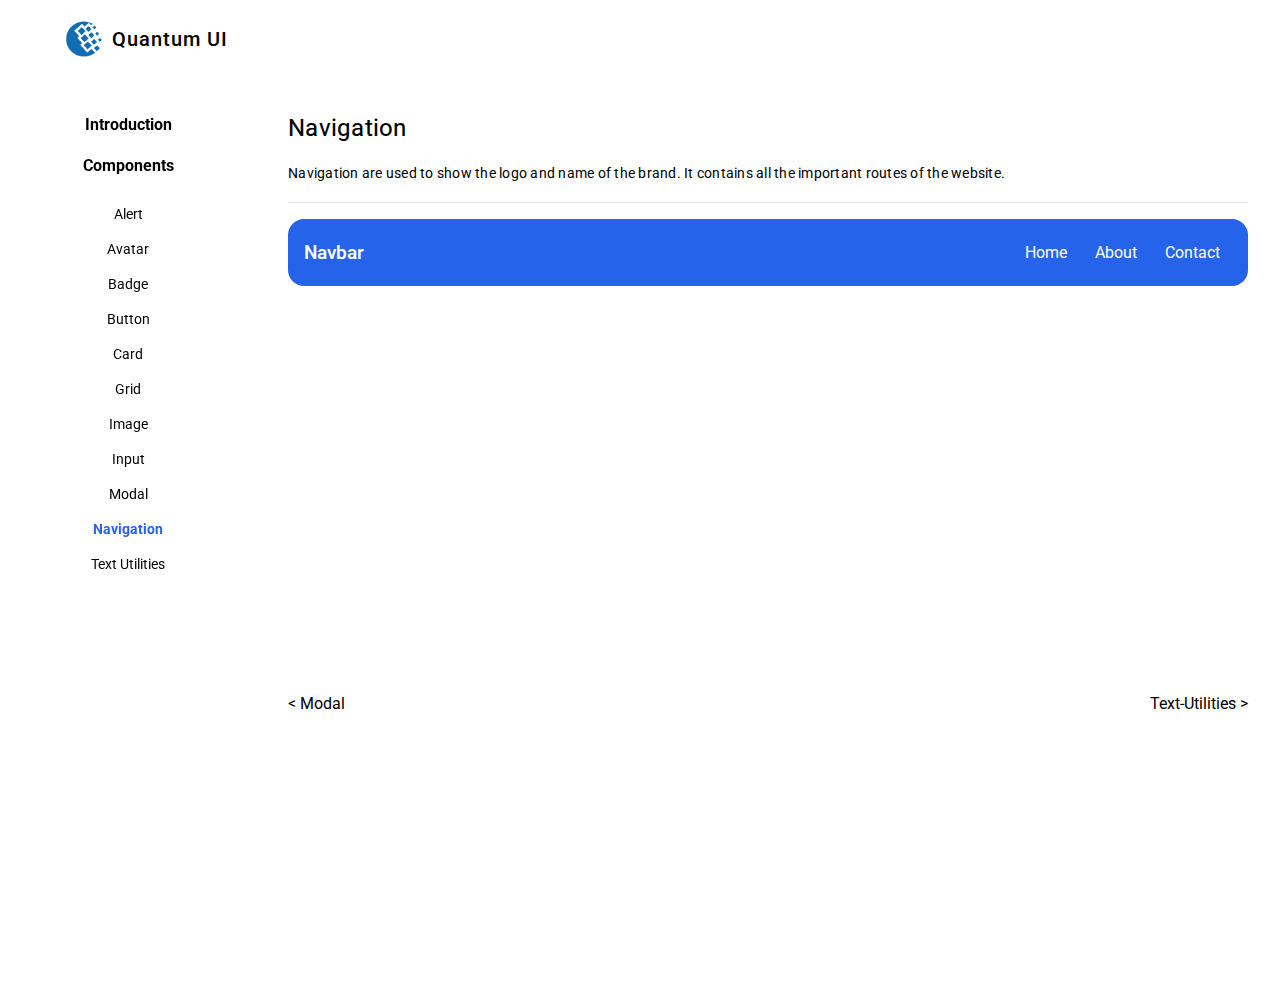
<file: navigation.html>
<!DOCTYPE html>
<html lang="en">
<head>
    <meta charset="UTF-8">
    <meta http-equiv="X-UA-Compatible" content="IE=edge">
    <meta name="viewport" content="width=device-width, initial-scale=1.0">
    <title>Quantum UI</title>
    <link rel="stylesheet" href="style.css">
    <link rel="stylesheet" href="components/components.css">
    <link rel="icon" href="./static/images/logo3.png" type="image/icon type">
    <link rel="stylesheet" href="//use.fontawesome.com/releases/v5.15.3/css/all.css">
</head>
<body>
    <div class="main">
        <nav class="navigation">
            <a class="link" href="./index.html">
                <div class="brand-name">
                    <img class="img-logo" src="./static/images/logo3.png" />
                    <span class="navbrand">Quantum UI</span>
                </div>
            </a>
            <!-- <ul class="list-non-bullet">
                <li class="list-item-inline"><a class="link" href="#">Home</a></li>
                <li class="list-item-inline"><a class="link" href="./introduction.html">Docs</a></li>
                <li class="list-item-inline"><a class="link" href="#"><i class="fab fa-github fa-lg"></i></a></li>
            </ul> -->
        </nav>
        <div class="sidebar">
            <h4 style="text-align:center"><a class="link" href="index.html">Introduction</a></h4>
            <h4 style="text-align:center">Components</h4>
            <ul class="list-non-bullet list-sidebar">
                <li class="sidebar-item">
                    <a class="sidebar-link" href="./alert.html">Alert</a>
                </li>
                <li class="sidebar-item">
                    <a class="sidebar-link" href="./avatar.html">Avatar</a>
                </li>
                <li class="sidebar-item">
                    <a class="sidebar-link" href="./badge.html">Badge</a>
                </li>
                <li class="sidebar-item">
                    <a class="sidebar-link" href="./button.html">Button</a>
                </li>
                <li class="sidebar-item">
                    <a class="sidebar-link" href="./card.html">Card</a>
                </li>
                <li class="sidebar-item">
                    <a class="sidebar-link" href="./grid.html">Grid</a>
                </li>
                <li class="sidebar-item">
                    <a class="sidebar-link" href="./image.html">Image</a>
                </li>
                <li class="sidebar-item">
                    <a class="sidebar-link" href="./input.html">Input</a>
                </li>
                <li class="sidebar-item">
                    <a class="sidebar-link" href="./modal.html">Modal</a>
                </li>
                <li class="sidebar-item">
                    <a class="sidebar-link link-active" href="./navigation.html">Navigation</a>
                </li>
                <li class="sidebar-item">
                    <a class="sidebar-link" href="./text-utilities.html">Text Utilities</a>
                </li>
            </ul>
        </div>

        <div class="component-desc">
            <h2 class="heading">Navigation</h2>
            <div class="description">Navigation are used to show the logo and name of the brand. It contains all the important routes of the website.</div>
            <div class="divider"></div>
            <nav class="navbar">
                <div class="nav-brand">Navbar</div>
                <ul class="list-non-bullet">
                    <li class="list-item-inline">
                        <a class="link " href="#">Home</a>
                    </li>
                    <li class="list-item-inline">
                        <a class="link" href="#">About</a>
                    </li>
                    <li class="list-item-inline">
                        <a class="link" href="#">Contact</a>
                    </li>
                </ul>
            </nav>

            <div class="carbon-container">
                <iframe
                    src="https://carbon.now.sh/embed?bg=rgba%28255%2C255%2C255%2C0%29&t=blackboard&wt=none&l=javascript&ds=false&dsyoff=20px&dsblur=68px&wc=true&wa=true&pv=0px&ph=0px&ln=false&fl=1&fm=Hack&fs=14.5px&lh=133%25&si=false&es=2x&wm=false&code=%253Cnav%2520class%253D%2522navbar%2522%253E%250A%2520%2520%2520%2520%253Cdiv%2520class%253D%2522nav-brand%2522%253ENavbar%253C%252Fdiv%253E%250A%2520%2520%2520%2520%253Cul%2520class%253D%2522list-non-bullet%2522%253E%250A%2520%2520%2520%2520%2520%2520%2520%2520%253Cli%2520class%253D%2522list-item-inline%2522%253E%250A%2520%2520%2520%2520%2520%2520%2520%2520%2520%2520%2520%2520%253Ca%2520class%253D%2522link%2520%2522%2520href%253D%2522%2523%2522%253EHome%253C%252Fa%253E%250A%2520%2520%2520%2520%2520%2520%2520%2520%253C%252Fli%253E%250A%2520%2520%2520%2520%2520%2520%2520%2520%253Cli%2520class%253D%2522list-item-inline%2522%253E%250A%2520%2520%2520%2520%2520%2520%2520%2520%2520%2520%2520%2520%253Ca%2520class%253D%2522link%2522%2520href%253D%2522%2523%2522%253EAbout%253C%252Fa%253E%250A%2520%2520%2520%2520%2520%2520%2520%2520%253C%252Fli%253E%250A%2520%2520%2520%2520%2520%2520%2520%2520%253Cli%2520class%253D%2522list-item-inline%2522%253E%250A%2520%2520%2520%2520%2520%2520%2520%2520%2520%2520%2520%2520%253Ca%2520class%253D%2522link%2522%2520href%253D%2522%2523%2522%253EContact%253C%252Fa%253E%250A%2520%2520%2520%2520%2520%2520%2520%2520%253C%252Fli%253E%250A%2520%2520%2520%2520%253C%252Ful%253E%250A%253C%252Fnav%253E"
                    style="width:100%; height: 340px; border:0; transform: scale(1); overflow:hidden;"
                    sandbox="allow-scripts allow-same-origin">
                </iframe>
            </div>

            <footer class="footer">
                <a class="link footer-link" href="./modal.html">< Modal</a>
                <a class="link footer-link"  href="./text-utilities.html">Text-Utilities ></a>
            </footer>
        </div>
    </div>
</body>
</html>
</file>
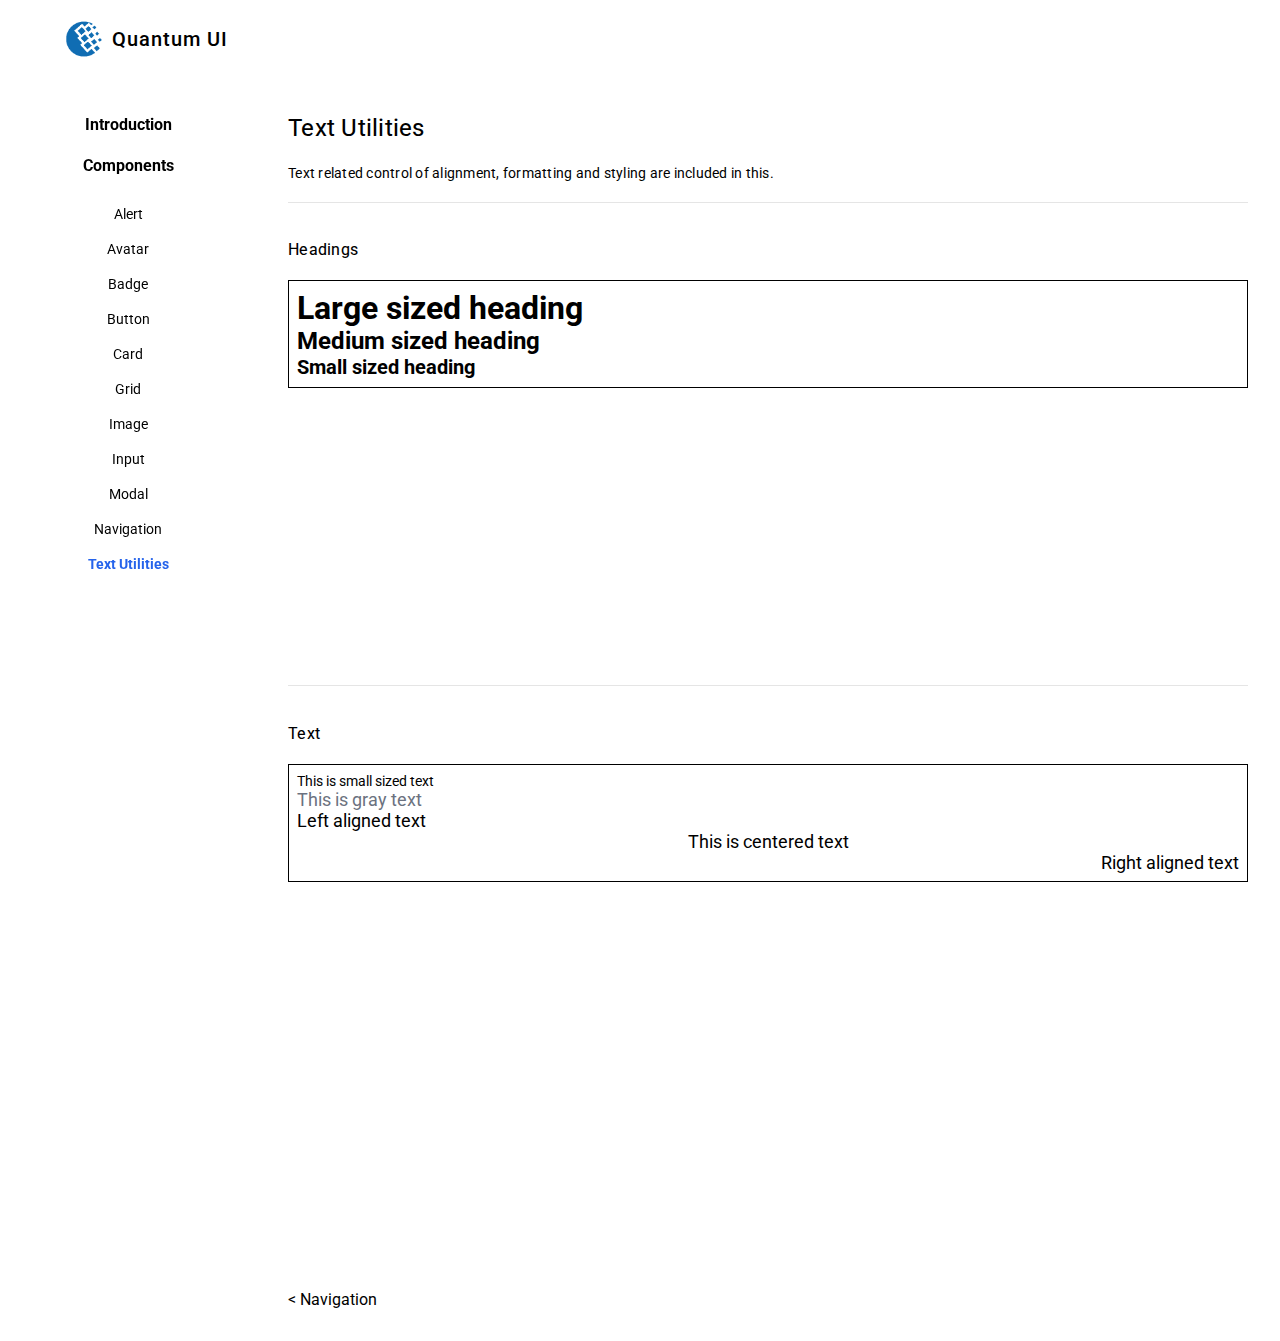
<file: text-utilities.html>
<!DOCTYPE html>
<html lang="en">
<head>
    <meta charset="UTF-8">
    <meta http-equiv="X-UA-Compatible" content="IE=edge">
    <meta name="viewport" content="width=device-width, initial-scale=1.0">
    <title>Quantum UI</title>
    <link rel="stylesheet" href="style.css">
    <link rel="stylesheet" href="components/components.css">
    <link rel="icon" href="./static/images/logo3.png" type="image/icon type">
    <link rel="stylesheet" href="//use.fontawesome.com/releases/v5.15.3/css/all.css">
</head>
<body>
    <div class="main">
        <nav class="navigation">
            <a class="link" href="./index.html">
                <div class="brand-name">
                    <img class="img-logo" src="./static/images/logo3.png" />
                    <span class="navbrand">Quantum UI</span>
                </div>
            </a>
            <!-- <ul class="list-non-bullet">
                <li class="list-item-inline"><a class="link" href="#">Home</a></li>
                <li class="list-item-inline"><a class="link" href="./introduction.html">Docs</a></li>
                <li class="list-item-inline"><a class="link" href="#"><i class="fab fa-github fa-lg"></i></a></li>
            </ul> -->
        </nav>
        <div class="sidebar">
            <h4 style="text-align:center"><a class="link" href="index.html">Introduction</a></h4>
            <h4 style="text-align:center">Components</h4>
            <ul class="list-non-bullet list-sidebar">
                <li class="sidebar-item">
                    <a class="sidebar-link" href="./alert.html">Alert</a>
                </li>
                <li class="sidebar-item">
                    <a class="sidebar-link" href="./avatar.html">Avatar</a>
                </li>
                <li class="sidebar-item">
                    <a class="sidebar-link" href="./badge.html">Badge</a>
                </li>
                <li class="sidebar-item">
                    <a class="sidebar-link" href="./button.html">Button</a>
                </li>
                <li class="sidebar-item">
                    <a class="sidebar-link" href="./card.html">Card</a>
                </li>
                <li class="sidebar-item">
                    <a class="sidebar-link" href="./grid.html">Grid</a>
                </li>
                <li class="sidebar-item">
                    <a class="sidebar-link" href="./image.html">Image</a>
                </li>
                <li class="sidebar-item">
                    <a class="sidebar-link" href="./input.html">Input</a>
                </li>
                <li class="sidebar-item">
                    <a class="sidebar-link" href="./modal.html">Modal</a>
                </li>
                <li class="sidebar-item">
                    <a class="sidebar-link" href="./navigation.html">Navigation</a>
                </li>
                <li class="sidebar-item">
                    <a class="sidebar-link link-active" href="./text-utilities.html">Text Utilities</a>
                </li>
            </ul>
        </div>

        <div class="component-desc">
            <h2 class="heading">Text Utilities</h2>
            <div class="description">Text related control of alignment, formatting and styling are included in this.</div>
            <div class="divider"></div>
            <h4 class="heading" >Headings</h4>
            <div style="border:1px solid black; padding:0.5rem">
                <div class="heading-lg">Large sized heading</div>
                <div class="heading-md">Medium sized heading</div>
                <div class="heading-sm">Small sized heading</div>
            </div>
            
            <div class="carbon-container">
                <iframe
                    src="https://carbon.now.sh/embed?bg=rgba%28255%2C255%2C255%2C0%29&t=blackboard&wt=none&l=javascript&ds=false&dsyoff=20px&dsblur=68px&wc=true&wa=true&pv=0px&ph=0px&ln=false&fl=1&fm=Hack&fs=14.5px&lh=133%25&si=false&es=2x&wm=false&code=%252F*Large%2520Heading*%252F%250A%253Cdiv%2520class%253D%2522heading-lg%2522%253ELarge%2520sized%2520heading%253C%252Fdiv%253E%250A%250A%252F*Medium%2520Heading*%252F%250A%253Cdiv%2520class%253D%2522heading-md%2522%253EMedium%2520sized%2520heading%253C%252Fdiv%253E%250A%250A%252F*Small%2520Heading*%252F%250A%253Cdiv%2520class%253D%2522heading-sm%2522%253ESmall%2520sized%2520heading%253C%252Fdiv%253E"
                    style="width:100%; height: 226px; border:0; transform: scale(1); overflow:hidden;"
                    sandbox="allow-scripts allow-same-origin">
                </iframe>
            </div>
            <br>

            <div class="divider"></div>
            <h4 class="heading" >Text</h4>
            <div style="border:1px solid black; padding:0.5rem">
                <div class="text-small">This is small sized text</div>
                <div class="text-gray" style="font-size:large">This is gray text</div>
                <div class="text-left" style="font-size:large">Left aligned text</div>
                <div class="text-centre" style="font-size:large">This is centered text</div>
                <div class="text-right" style="font-size:large">Right aligned text</div>
            </div>
            <div class="carbon-container">
                <iframe
                    src="https://carbon.now.sh/embed?bg=rgba%28255%2C255%2C255%2C0%29&t=blackboard&wt=none&l=javascript&ds=false&dsyoff=20px&dsblur=68px&wc=true&wa=true&pv=0px&ph=0px&ln=false&fl=1&fm=Hack&fs=14.5px&lh=133%25&si=false&es=2x&wm=false&code=%252F*Small%2520text*%252F%250A%253Cdiv%2520class%253D%2522text-small%2522%253EThis%2520is%2520small%2520sized%2520text%253C%252Fdiv%253E%250A%250A%252F*Gray%2520text*%252F%250A%253Cdiv%2520class%253D%2522text-gray%2522%2520style%253D%2522font-size%253Alarge%2522%253EThis%2520is%2520gray%2520text%253C%252Fdiv%253E%250A%250A%252F*Left%2520aligned%2520text*%252F%250A%253Cdiv%2520class%253D%2522text-left%2522%2520style%253D%2522font-size%253Alarge%2522%253ELeft%2520aligned%2520text%253C%252Fdiv%253E%250A%250A%252F*Center%2520aligned%2520text*%252F%250A%253Cdiv%2520class%253D%2522text-centre%2522%2520style%253D%2522font-size%253Alarge%2522%253EThis%2520is%2520centered%2520text%253C%252Fdiv%253E%250A%250A%252F*Right%2520aligned%2520text*%252F%250A%253Cdiv%2520class%253D%2522text-right%2522%2520style%253D%2522font-size%253Alarge%2522%253ERight%2520aligned%2520text%253C%252Fdiv%253E"
                    style="width:100%; height: 340px; border:0; transform: scale(1); overflow:hidden;"
                    sandbox="allow-scripts allow-same-origin">
                </iframe>
            </div>

            <footer class="footer">
                <a class="link footer-link" href="./navigation.html">< Navigation</a>
                <!-- <a class="footer-link"  href="./image.html" style="color:black">Image ></a> -->
            </footer>
        </div>
    </div>
</body>
</html>
</file>
<file: style.css>
@import url('https://fonts.googleapis.com/css2?family=Roboto:wght@300;400;500;700&display=swap');

:root{
    --content-color:#F9FAFB;
    --nav-color:#111827;
}

body{
    margin:0;
    font-family: 'Roboto', sans-serif;
    /* background-color:var(--content-color); */
    box-sizing: border-box;
}

.main{
    display:grid;
    grid-template-columns: 20% 80%;
    grid-template-areas: 
                "nav nav "
                "sidebar description ";
    margin:auto;
    /* width:95% */
    
}

.intro{
    padding:1.5rem 0;
    width:100%;
    margin:0 auto;
    flex-grow: 1;
}

.import-url{
    border:1px solid black;
    padding:1rem;
    text-align:center;
    background-color:lightblue;
    font-size:17px;
    width:90%;
    word-break: break-all;
    margin: auto;
}

.navigation{
    padding:0.5rem 1rem;
    display: flex;
    justify-content:space-between;
    align-items:center;
    grid-area: nav;
    margin-bottom: 1rem;
    /* border-bottom: 1px solid var(--gray); */
    /* background-color:var(--primary-color); */
    /* color:white;
    background-color: #121214; */
}

.brand-name{
    display: inline-flex;
    align-items: center;
    margin:0.75rem 0;
    cursor: pointer;

}
.navbrand{
    margin-left:0.5rem;
    font-weight: 500;
    font-size: 1.25rem;
    letter-spacing: 1px;
}

.heading{
    font-weight:425;
    letter-spacing: 0.25px;
}

.img-logo{
    margin-left: 3rem;
    width: 2.5rem;
    padding:0;
}

.link{
    color:black;
    text-decoration:none;
}

.navigation .link:hover{
    font-weight: 700;
}

.navigation .active{
    font-weight: 700;
}

.sidebar{
    grid-area: sidebar;
    margin:0 auto;
    overflow-y:auto;
    height:100vh;
    position: sticky;
    top:5%;
}

.list-sidebar{
    margin-block-start: 0;
    margin-block-end: 0;
    padding-inline-start: 0;
    text-align: center;
}

.sidebar-item{
    padding:0.5rem 1rem;
}

.sidebar-link{
    color:black;
    text-decoration:none;
    font-size: 0.9rem;
    padding:0.5rem;
    /* font-weight: 400; */
}

.sidebar-link:hover{
    font-weight: bold;
    color: var(--primary-color);
}

.link-active{
    font-weight: bold;
    color: var(--primary-color);
}

.component-desc{
    display: flex;
    flex-direction: column;
    
    grid-area: description;
    padding:0 2rem;
    /* background-color: var(--content-color); */
}

.avatar-container{
    display: flex;
    justify-content:space-evenly;
    align-items:center;
}

.alert-container{
    display: flex;
    flex-direction: column;
    /* margin-top: 2rem; */
}

.carbon-container{
    max-width:100%;
    margin-top:2rem;
}

.btn-fl{
    width:40px;
    height:40px;
    border-radius: 50%;
    font-size: x-large;
    text-align: center;
    border:none;
    background-color:var(--dark-gray);
    cursor: pointer;
    margin:1rem 0 0;
}

.footer{
    display: flex;
    justify-content:space-between;
    margin:2rem 0;
}


.footer-link:hover{
    color: var(--primary-color);
    font-weight: bold;
}

.description{
    font-weight:400;
    font-size:0.9rem;
    line-height: 1.5rem;
    letter-spacing:0.25px;
}

.divider{
    background-color:rgba(0, 0, 0, 0.1);
    height:1px;
    margin: 1rem 0;
    width:100%;

}



@media screen and (max-width: 768px) {

    .sidebar{
        display:none;
    }

    .img-logo{
        margin-left:0.5rem;
    }

    .main{
        display:flex;
        flex-direction: column;
    }

    .intro{
        width:100%;
        margin:0 auto;
        flex-grow: 1;
    }
    
    .import-url{
        border:1px solid black;
        padding:1rem;
        text-align:center;
        background-color:lightblue;
        font-size:17px;
        width:80%;
        word-break: break-all;
        margin:auto;
    }

}
</file>
<file: components/components.css>
:root{
    --primary-color: #2563EB;
    /* --primary-color:#03045e; */
    --off-white: #F3F4F6;
    --dark-gray: #6B7280;
    --gray: gray;
}

body{
    box-sizing: border-box;
}

/* Avatars */

.avatar-circular{
    border-radius: 50%;
}

.avatar-rounded{
    border-radius: 15%;
}

.avatar-sm{
    width:50px;
    height:50px;
}

.avatar-md{
    width:75px;
    height:75px;
}

.avatar-lg{
    width:100px;
    height:100px;
}

/* Alerts */

.alert{
    border:1px solid transparent;
    padding:0.5rem 1rem;
    margin:0.5rem 0;
    border-radius: 0.5rem;
    text-align: center;
    width: 45%;
    font-size:1.1rem;
}

.alert-success{
    background-color:#9ae6b4;
}

.alert-warning{
    background-color:#fbd38d;
}

.alert-error{
    background-color:#feb2b2;
}

/* Badges */

.badge{
    border: 1px solid transparent;
    background-color: var(--gray);
    padding: 0.2rem 0.4rem;
    /* border-radius:0.2rem; */
    border-top-right-radius: 1rem;
    border-bottom-right-radius: 1rem;
    color:white;
    font-weight: bold;
    font-size:0.7rem;
    text-transform: uppercase;
    width: 30px;
}

.badge-icon{
    position:relative;
    display: flex;
    align-items: center;
    justify-content: center; 
    width: 50px;
    height: 50px;
    /*
    background: #dddddd;
    border: none;
    border-radius: 50%;
    margin:0.5rem 0; */
}

.badge-icon:hover{
    cursor:pointer;
}

.badge-icon:active{
    background-color: #cccccc;
}

.icon{
    width:35px;
    height:35px;
}

.badge-top{
    position:absolute;
    border: 2px solid white;
    top: 0px;
    right:3px;
    width: 20px;
    height: 20px;
    background: red;
    display: flex;
    justify-content:center;
    align-items: center;
    color:white;
    border-radius:50%;
    font-size: small;
}

.badge-avatar{
    position: relative;
    display: flex;
    width: 50px;
    height: 50px;
    border-radius: 50%;
    justify-content:center;
    align-items: center;
    margin:0 1rem;
}

.badge-bottom{
    position:absolute;
    border: 2px solid white;
    bottom:-2px;
    right:1px;
    width: 11px;
    height: 11px;
    display: flex;
    justify-content:center;
    align-items: center;
    color:white;
    border-radius:50%;
}

.online{
    background-color: rgb(4, 224, 4);
}

.offline{
    background-color: rgb(224, 4, 4);
}

.btn{
    border:none;
    padding:0.5rem;
    cursor:pointer;
}

.btn-sm{
    width:5rem;
    word-wrap: break-word;
}

.btn-md{
    width:7rem;
    word-wrap: break-word;
}

.btn-lg{
    width:9rem;
    word-wrap: break-word;
}

.btn:hover{
    /* border: 1px solid black; */
    opacity: 0.9;
}

.btn:active{
    transform: scale(0.98);
}

.btn-primary{
    background-color:var(--primary-color);
    border-radius: 0.25rem;
}

.btn-secondary{
    background-color:var(--gray);
    border-radius: 0.25rem;
}

.icon1{
    width:15px;
    height:15px;
}

.btn-icon{
    text-align: center;
    background-color:var(--off-white);
    border: 1px solid var(--dark-gray);
    border-radius: 0.25rem;
    padding:0.5rem 1rem;
}

.float-action{
    position: relative;
}

.btn-float{
    position: fixed;
    width:40px;
    height:40px;
    border-radius: 50%;
    bottom:0.5rem;
    right:1rem;
    font-size: x-large;
    text-align: center;
    border:none;
    outline:none;
    background-color:var(--dark-gray);
    cursor: pointer;
}

.btn-float:hover{
    transform: scale(1.1);
}

.btn-float:active{
    background-color:var(--primary-color);
}

/* Cards */

.card-list{
    display:flex;
    margin-bottom:3rem; 
    flex-wrap: wrap;
}

.card{
    border:1px solid var(--gray);
    position:relative;
    width:14rem;
    display: flex;
    flex-direction: column;
    /* height: 375px; */
    align-items: center;
    justify-content:center;
    margin:0 1rem;

}

.card-text{
    display: flex;
    flex-direction: column;
    justify-content: space-between;
    width: 100%;
    background-color:white;
}

.card-img{
    width:100%;
    /* height:280px; */
}

.card-title{
    padding:0;
    margin: 0.3rem 0;
}

.card-description{
    margin:0.3rem 0;
}

.card-price{
    margin:0;
    font-weight: bold;
}

.card-badge{
    position:absolute;
    top:30px;
    left:0px;
    background-color:var(--primary-color);
}

.card-dismiss{
    position:absolute;
    top:0px;
    right:5px;
    width:20px;
    height:20px;
    text-align: center;
}

.card-shadow{
    box-shadow: 0px 0px 20px black;
}

.card-horizontal{
    /* border:1px solid black; */
    position:relative;
    width:23rem;
    display: flex;
    /* align-items: center; */
    justify-content:center;
    margin:0 1rem;
}

.card-horizontal-img{
    width:10rem;
}

.card-text-horizontal{
    background-color:white;
}

/* Images */
.img-container{
    display: flex;
    justify-content: center;
    margin:2rem 0;
}

.img-responsive{
    width:40%;
    margin: 0 2rem;
}

.img-circular{
    margin: 0 1rem;
    border-radius:50%;
}

.img-small{
    width:75px;
    height:75px;
}

.img-medium{
    width:100px;
    height:100px;
}

.img-large{
    width:150px;
    height:150px;
}

/* Input */

.input-container{
    position:relative;
    margin:1rem 0;
}

.input-container .input-normal{
    padding:0.75rem 1rem;
    border:1px solid gray;
    outline:none;
    border-radius: 0.5rem;
    width:20%;
}

.input-normal:focus{
    border:2px solid var(--primary-color);
}

.input-container label{
    position: absolute;
    left: 0.75rem;
    top: 0.75rem;
    background-color: white;
    color: var(--gray);
    transition: all 0.2s ease-in-out;
}

.input-normal:focus+label {
    top:-8px;
    padding: 0 0.2rem;
    color:var(--primary-color);
}

.input-container .input-error{
    padding:0.75rem 1rem;
    border:1px solid red;
    outline:none;
    border-radius: 0.5rem;
    width:20%;
}

.input-error:focus{
    border:2px solid red;
}

.input-error:focus+label {
    top:-8px;
    padding: 0 0.3rem;
    color:red;
}

.input-container .label-error{
    color:#F87171;
}

/* Navigation */

.navbar{
    background-color:var(--primary-color);
    padding:0.5rem 1rem;
    display: flex;
    justify-content:space-between;
    align-items:center;
    color:white;
    border-radius:1rem;
}

.navbar .nav-brand{
    font-size:1.2rem;
    font-weight: 550;
    cursor: pointer;
}

.list-non-bullet{
    list-style: none;
    padding-inline-start: 0;
}

.list-item-inline{
    display: inline;
    margin:0 0.75rem;
}

.navbar .link{
    color:white;
    text-decoration:none;
}

.navbar .link:hover{
    border:1px solid var(--primary-color);
    background-color:#3B82F6;
    padding:0.3rem 0.75rem;
    border-radius:0.5rem;
    font-weight: bold;
}

.navbar .link-active{
    border:1px solid var(--primary-color);
    background-color:#3B82F6;
    padding:0.5rem 1rem;
    border-radius:0.5rem;
    font-weight: bold;
}


.modal{
    position: relative;
    display:flex;
    flex-direction: column;
    border:1px solid black;
    max-width: 70vh;
    height:auto;
    bottom:5%;
    margin:2.5rem 0 1rem;
}

.modal .modal-title{
    display:flex;
    background-color:black;
    color:white;
    padding:1rem 0.5rem;
    font-size: 1.25rem;
}

.modal-title > .btn-close{
    position:absolute;
    top:1.3rem;
    right:1rem;
    border: none;
    background-color: none;
    outline:none;
}

.modal-body{
    padding:1rem ;
}

.modal-body button{
    background-color:black;
    color:white;
    border:none;
    outline:none;
    padding:0.5rem 1rem;
    margin:1rem 0rem;
    font-size: 1rem;
}

.grid-column-3{
    display:grid;
    grid-template-columns: 1fr 1fr 1fr; 
    grid-gap:2rem;
}

.grid-column-2{
    display:grid;
    grid-template-columns: 1fr 1fr; 
    grid-gap:2rem;
}

.grid-item{
    /* border:1px solid black; */
    background-color: var(--dark-gray);
    height:15vh;
    padding:1rem;
}

/* Text Utilities */
.heading-lg{
    font-size:2rem;
    /* font-size: 26px; */
    font-weight: bold;
}

.heading-md{
    font-size:1.5rem;
    /* font-size: 20px; */
    font-weight: bold;
}
.heading-sm{
    font-size:1.25rem;
    /* font-size: 16px; */
    font-weight: bold;
}

.text-small{
    font-size:13.5px;
}

.text-gray{
    color:var(--dark-gray);
}

.text-left{
    text-align:left;
}

.text-centre{
    text-align:center;
}

.text-right{
    text-align:right;
}

.simple-list{
    border:1px solid black;
    border-bottom: none;
    /* border-radius:0.5rem; */
    list-style: none;
    padding-inline-start:0;
    width:30vw;
}
.simple-list-item{
    border-bottom:1px solid black ;
    /* border-radius: 0.5rem; */
    padding:0.5rem;
    text-align: center;
}
</file>
